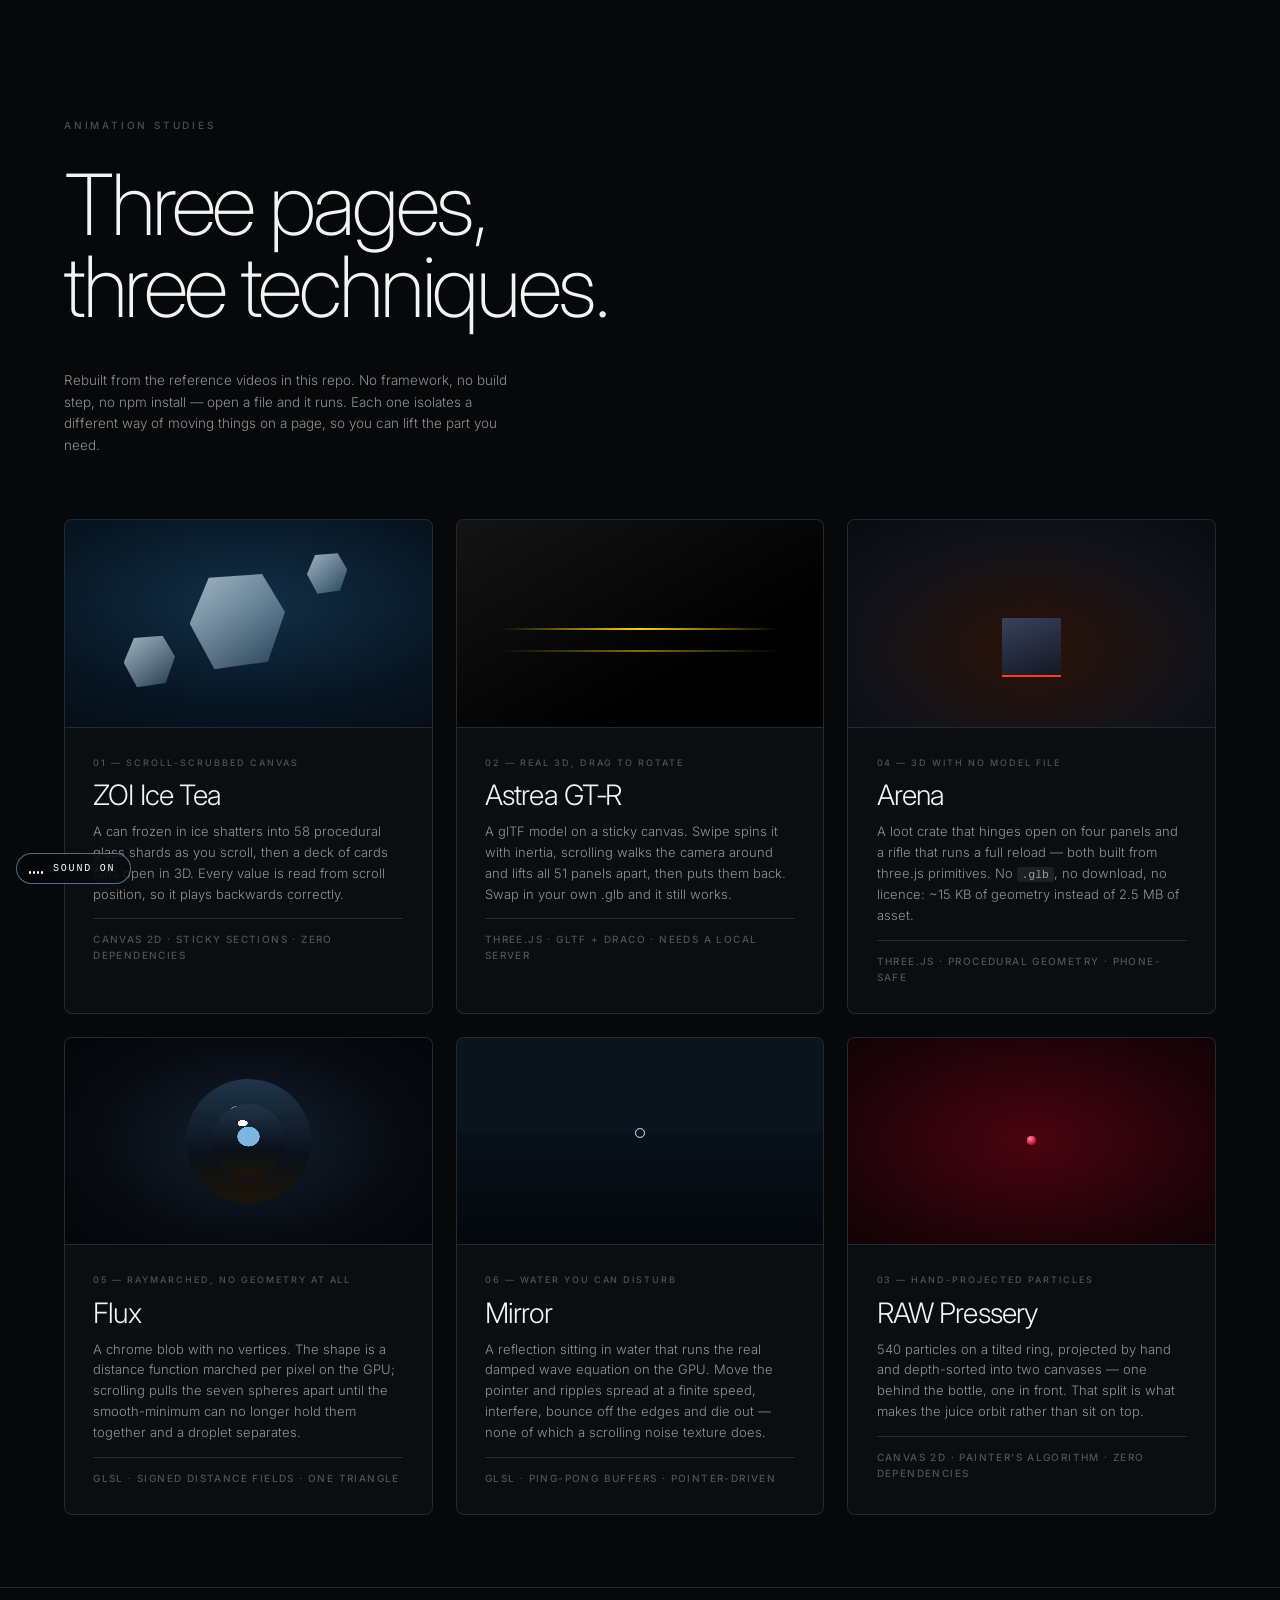
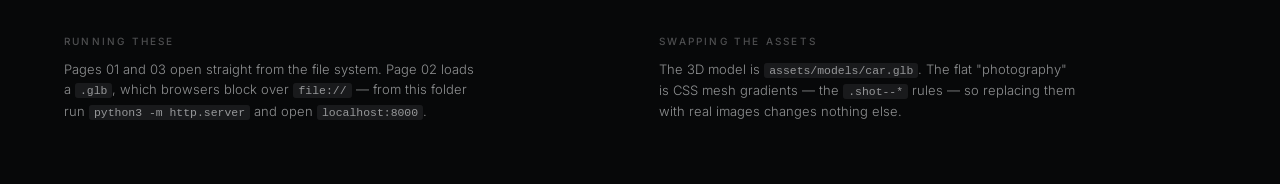
<file: index.html>
<!DOCTYPE html>
<html lang="en">
<head>
<meta charset="utf-8">
<meta name="viewport" content="width=device-width, initial-scale=1">
<title>Animation studies — three scroll-driven pages</title>
<meta name="description" content="Three dependency-free web animation studies rebuilt from reference videos: scroll-scrubbed canvas, a drag-to-rotate 3D model, and a hand-projected particle orbit.">
<link rel="preconnect" href="https://fonts.googleapis.com">
<link rel="preconnect" href="https://fonts.gstatic.com" crossorigin>
<link href="https://fonts.googleapis.com/css2?family=Inter:wght@200;300;400;500;600&display=swap" rel="stylesheet">
<link rel="stylesheet" href="assets/css/hub.css">
</head>
<body>

<header class="head">
  <p class="eyebrow">Animation studies</p>
  <h1>Three pages,<br>three techniques.</h1>
  <p class="intro">Rebuilt from the reference videos in this repo. No framework, no build step, no npm install — open a file and it runs. Each one isolates a different way of moving things on a page, so you can lift the part you need.</p>
</header>

<main class="deck">

  <a class="card card--ice" href="ice-tea.html">
    <span class="card__art card__art--ice" aria-hidden="true">
      <i></i><i></i><i></i>
    </span>
    <div class="card__body">
      <p class="card__kicker">01 — Scroll-scrubbed canvas</p>
      <h2>ZOI Ice Tea</h2>
      <p class="card__note">A can frozen in ice shatters into 58 procedural glass shards as you scroll, then a deck of cards fans open in 3D. Every value is read from scroll position, so it plays backwards correctly.</p>
      <p class="card__tech">Canvas 2D · sticky sections · zero dependencies</p>
    </div>
  </a>

  <a class="card card--car" href="pagani.html">
    <span class="card__art card__art--car" aria-hidden="true">
      <i></i><i></i>
    </span>
    <div class="card__body">
      <p class="card__kicker">02 — Real 3D, drag to rotate</p>
      <h2>Astrea GT&#8209;R</h2>
      <p class="card__note">A glTF model on a sticky canvas. Swipe spins it with inertia, scrolling walks the camera around and lifts all 51 panels apart, then puts them back. Swap in your own .glb and it still works.</p>
      <p class="card__tech">three.js · glTF + Draco · needs a local server</p>
    </div>
  </a>

  <a class="card card--arena" href="arena.html">
    <span class="card__art card__art--arena" aria-hidden="true">
      <i></i><i></i><i></i><i></i>
    </span>
    <div class="card__body">
      <p class="card__kicker">04 — 3D with no model file</p>
      <h2>Arena</h2>
      <p class="card__note">A loot crate that hinges open on four panels and a rifle that runs a full reload — both built from three.js primitives. No <code>.glb</code>, no download, no licence: ~15 KB of geometry instead of 2.5 MB of asset.</p>
      <p class="card__tech">three.js · procedural geometry · phone-safe</p>
    </div>
  </a>

  <a class="card card--flux" href="flux.html">
    <span class="card__art card__art--flux" aria-hidden="true">
      <i></i><i></i>
    </span>
    <div class="card__body">
      <p class="card__kicker">05 — Raymarched, no geometry at all</p>
      <h2>Flux</h2>
      <p class="card__note">A chrome blob with no vertices. The shape is a distance function marched per pixel on the GPU; scrolling pulls the seven spheres apart until the smooth-minimum can no longer hold them together and a droplet separates.</p>
      <p class="card__tech">GLSL · signed distance fields · one triangle</p>
    </div>
  </a>

  <a class="card card--mirror" href="mirror.html">
    <span class="card__art card__art--mirror" aria-hidden="true">
      <i></i><i></i><i></i>
    </span>
    <div class="card__body">
      <p class="card__kicker">06 — Water you can disturb</p>
      <h2>Mirror</h2>
      <p class="card__note">A reflection sitting in water that runs the real damped wave equation on the GPU. Move the pointer and ripples spread at a finite speed, interfere, bounce off the edges and die out — none of which a scrolling noise texture does.</p>
      <p class="card__tech">GLSL · ping-pong buffers · pointer-driven</p>
    </div>
  </a>

  <a class="card card--juice" href="juice.html">
    <span class="card__art card__art--juice" aria-hidden="true">
      <i></i><i></i><i></i><i></i>
    </span>
    <div class="card__body">
      <p class="card__kicker">03 — Hand-projected particles</p>
      <h2>RAW Pressery</h2>
      <p class="card__note">540 particles on a tilted ring, projected by hand and depth-sorted into two canvases — one behind the bottle, one in front. That split is what makes the juice orbit rather than sit on top.</p>
      <p class="card__tech">Canvas 2D · painter's algorithm · zero dependencies</p>
    </div>
  </a>

</main>

<footer class="foot">
  <div>
    <h3>Running these</h3>
    <p>Pages 01 and 03 open straight from the file system. Page 02 loads a <code>.glb</code>, which browsers block over <code>file://</code> — from this folder run <code>python3 -m http.server</code> and open <code>localhost:8000</code>.</p>
  </div>
  <div>
    <h3>Swapping the assets</h3>
    <p>The 3D model is <code>assets/models/car.glb</code>. The flat "photography" is CSS mesh gradients — the <code>.shot--*</code> rules — so replacing them with real images changes nothing else.</p>
  </div>
</footer>

<script src="assets/js/ambient.js"></script>
</body>
</html>
</file>
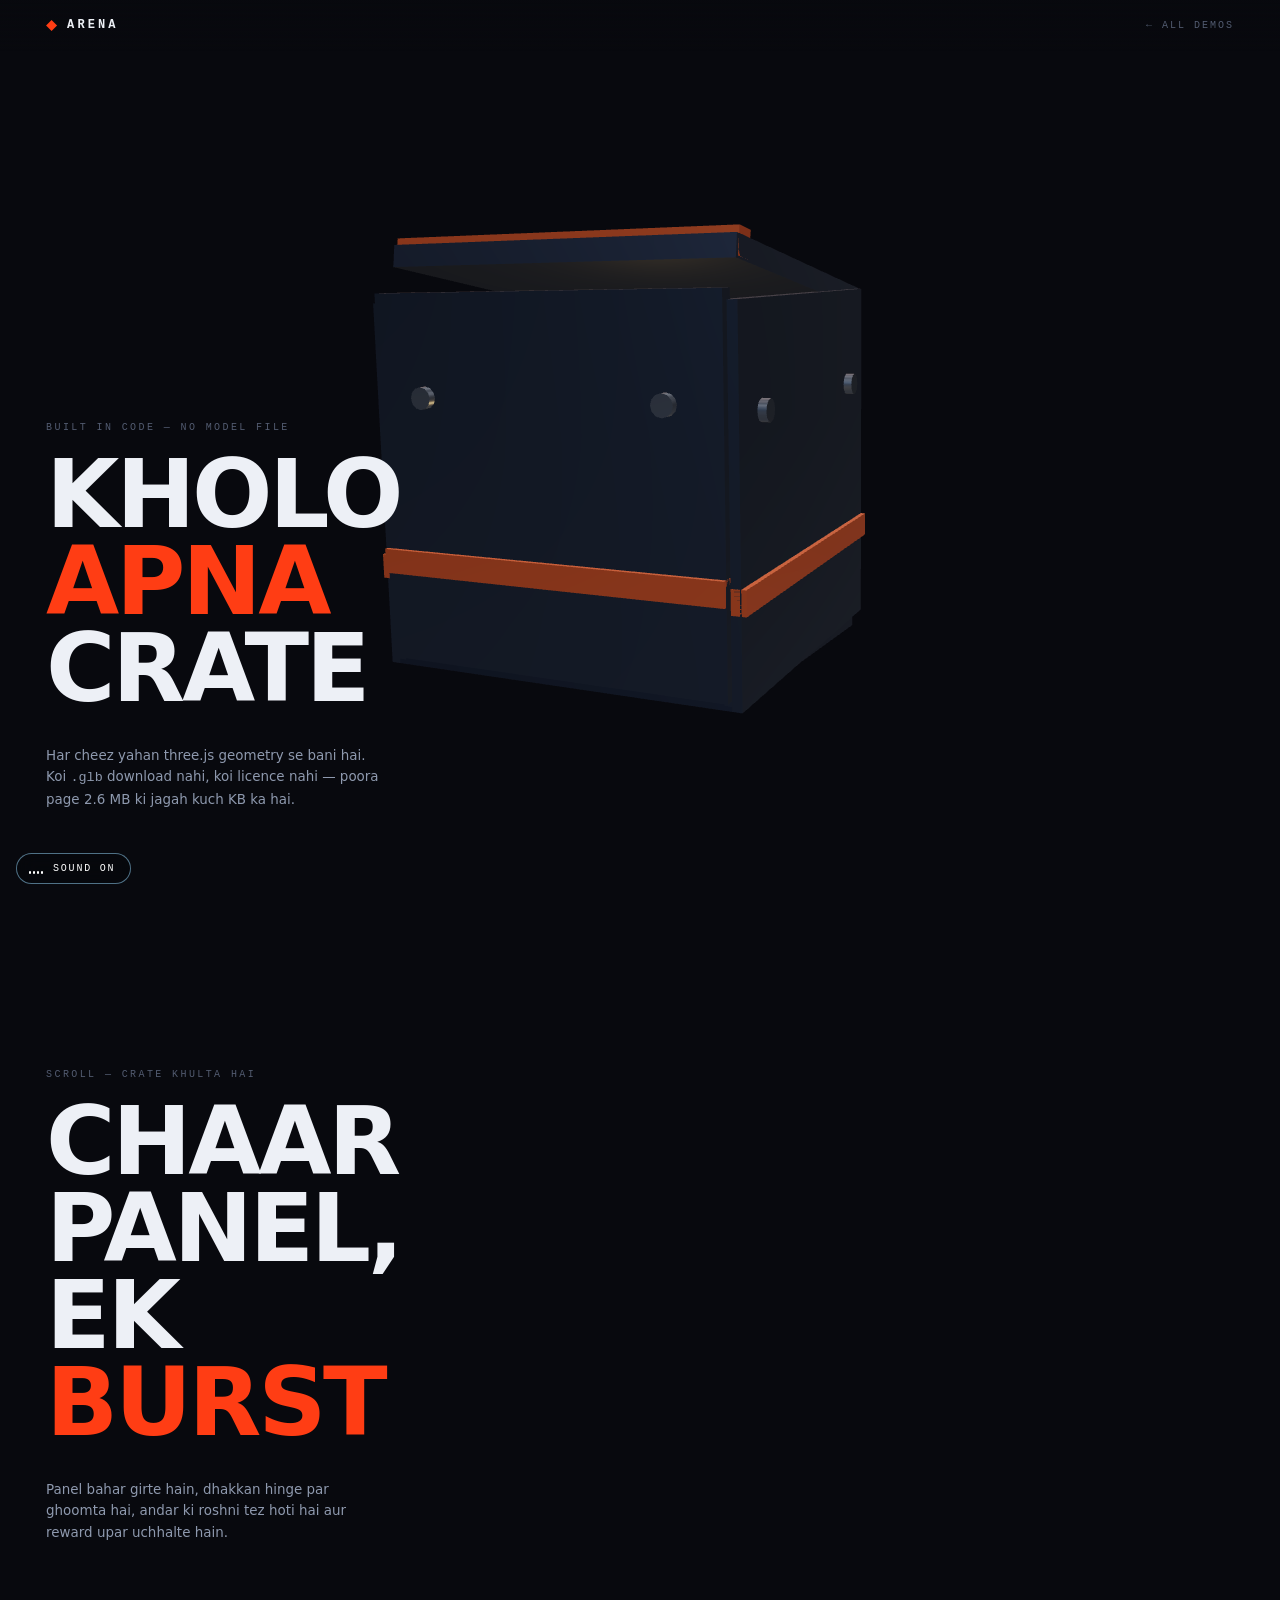
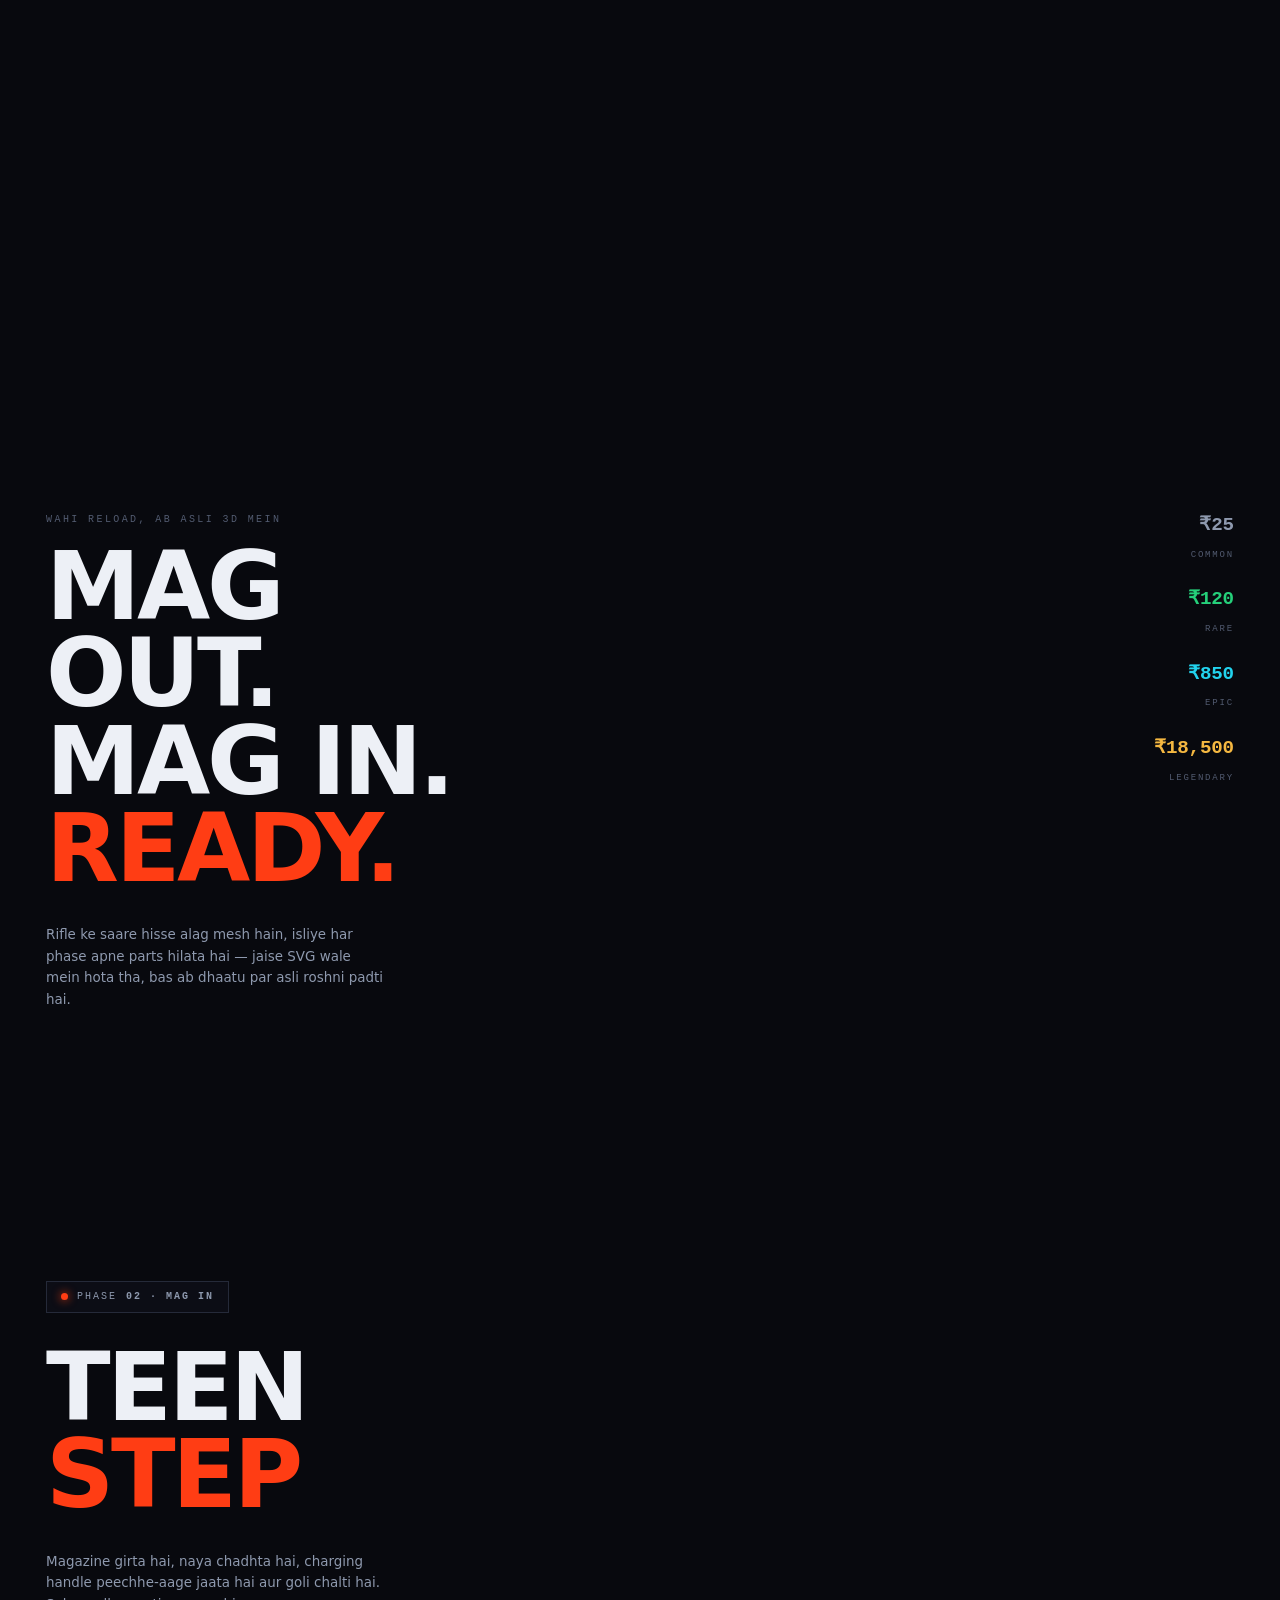
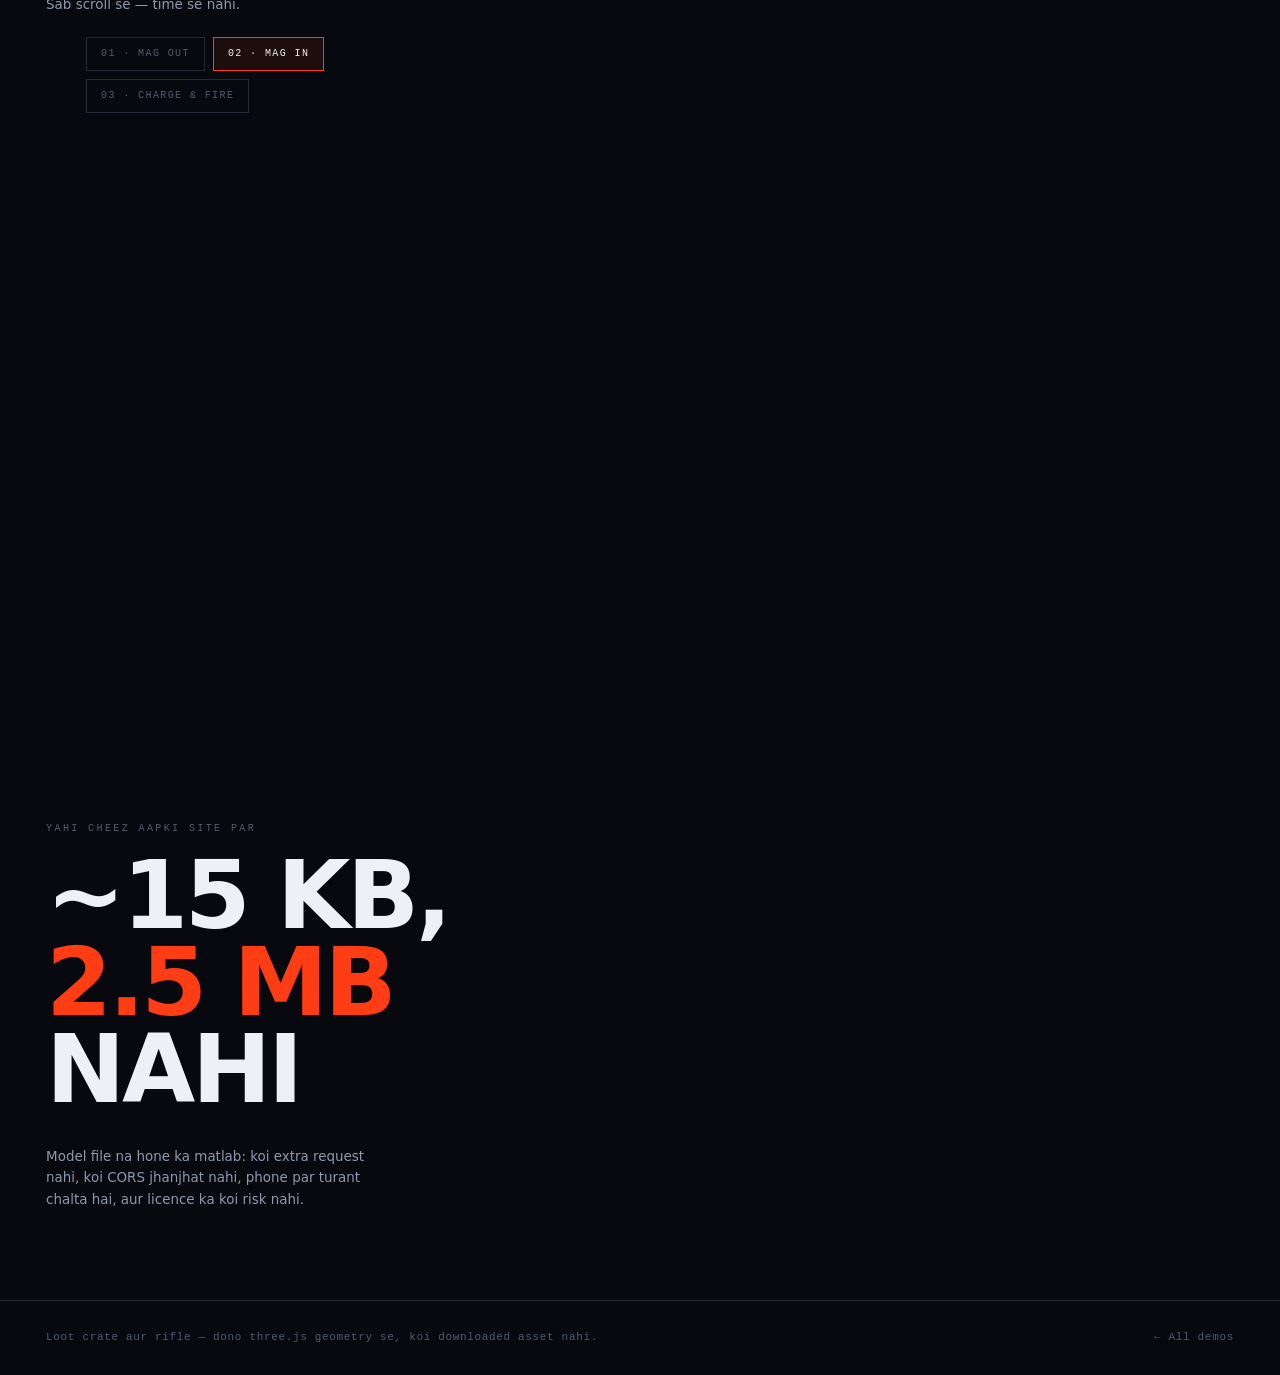
<file: arena.html>
<!DOCTYPE html>
<html lang="en">
<head>
<meta charset="utf-8">
<meta name="viewport" content="width=device-width, initial-scale=1">
<title>Arena — loot crate &amp; rifle, built in code</title>
<meta name="description" content="A loot crate that opens and a rifle that reloads, both modelled procedurally in three.js — no downloaded model, no licence, a fraction of the weight.">
<link rel="stylesheet" href="assets/css/arena.css">
</head>
<body>

<header class="bar">
  <a class="brand" href="index.html"><i></i> ARENA</a>
  <a class="back" href="index.html">← All demos</a>
</header>

<div class="stage">
  <canvas id="gl"></canvas>
  <p class="hint" data-hint>Drag to rotate</p>
</div>

<main class="story">

  <section class="beat" id="b0">
    <div class="copy" data-copy>
      <p class="tag">Built in code — no model file</p>
      <h1 class="head">Kholo<br><em>apna</em> crate</h1>
      <p class="sub">Har cheez yahan three.js geometry se bani hai. Koi <code>.glb</code> download nahi, koi licence nahi — poora page 2.6 MB ki jagah kuch KB ka hai.</p>
    </div>
  </section>

  <section class="beat beat--mid" id="b1">
    <div class="copy" data-copy>
      <p class="tag">Scroll — crate khulta hai</p>
      <h2 class="head">Chaar panel,<br>ek <em>burst</em></h2>
      <p class="sub">Panel bahar girte hain, dhakkan hinge par ghoomta hai, andar ki roshni tez hoti hai aur reward upar uchhalte hain.</p>
    </div>
    <div class="loot" data-loot>
      <div><b class="r1">₹25</b><span>Common</span></div>
      <div><b class="r2">₹120</b><span>Rare</span></div>
      <div><b class="r3">₹850</b><span>Epic</span></div>
      <div><b class="r4">₹18,500</b><span>Legendary</span></div>
    </div>
  </section>

  <section class="beat" id="b2">
    <div class="copy" data-copy>
      <p class="tag">Wahi reload, ab asli 3D mein</p>
      <h2 class="head">Mag out.<br>Mag in. <em>Ready.</em></h2>
      <p class="sub">Rifle ke saare hisse alag mesh hain, isliye har phase apne parts hilata hai — jaise SVG wale mein hota tha, bas ab dhaatu par asli roshni padti hai.</p>
    </div>
  </section>

  <section class="beat beat--mid" id="b3">
    <div class="copy" data-copy>
      <p class="phase"><i></i> Phase <b data-phase>01 · MAG OUT</b></p>
      <h2 class="head">Teen <em>step</em></h2>
      <p class="sub">Magazine girta hai, naya chadhta hai, charging handle peechhe-aage jaata hai aur goli chalti hai. Sab scroll se — time se nahi.</p>
      <ol class="steps" data-steps>
        <li>01 · Mag out</li>
        <li>02 · Mag in</li>
        <li>03 · Charge &amp; fire</li>
      </ol>
    </div>
  </section>

  <section class="beat" id="b4">
    <div class="copy" data-copy>
      <p class="tag">Yahi cheez aapki site par</p>
      <h2 class="head">~15 KB,<br><em>2.5 MB</em> nahi</h2>
      <p class="sub">Model file na hone ka matlab: koi extra request nahi, koi CORS jhanjhat nahi, phone par turant chalta hai, aur licence ka koi risk nahi.</p>
    </div>
  </section>

</main>

<footer class="foot">
  <p>Loot crate aur rifle — dono three.js geometry se, koi downloaded asset nahi.</p>
  <p><a href="index.html">← All demos</a></p>
</footer>

<script src="assets/vendor/three.min.js"></script>
<script src="assets/vendor/RoomEnvironment.js"></script>
<script src="assets/js/arena.js"></script>
<script src="assets/js/ambient.js"></script>
</body>
</html>
</file>
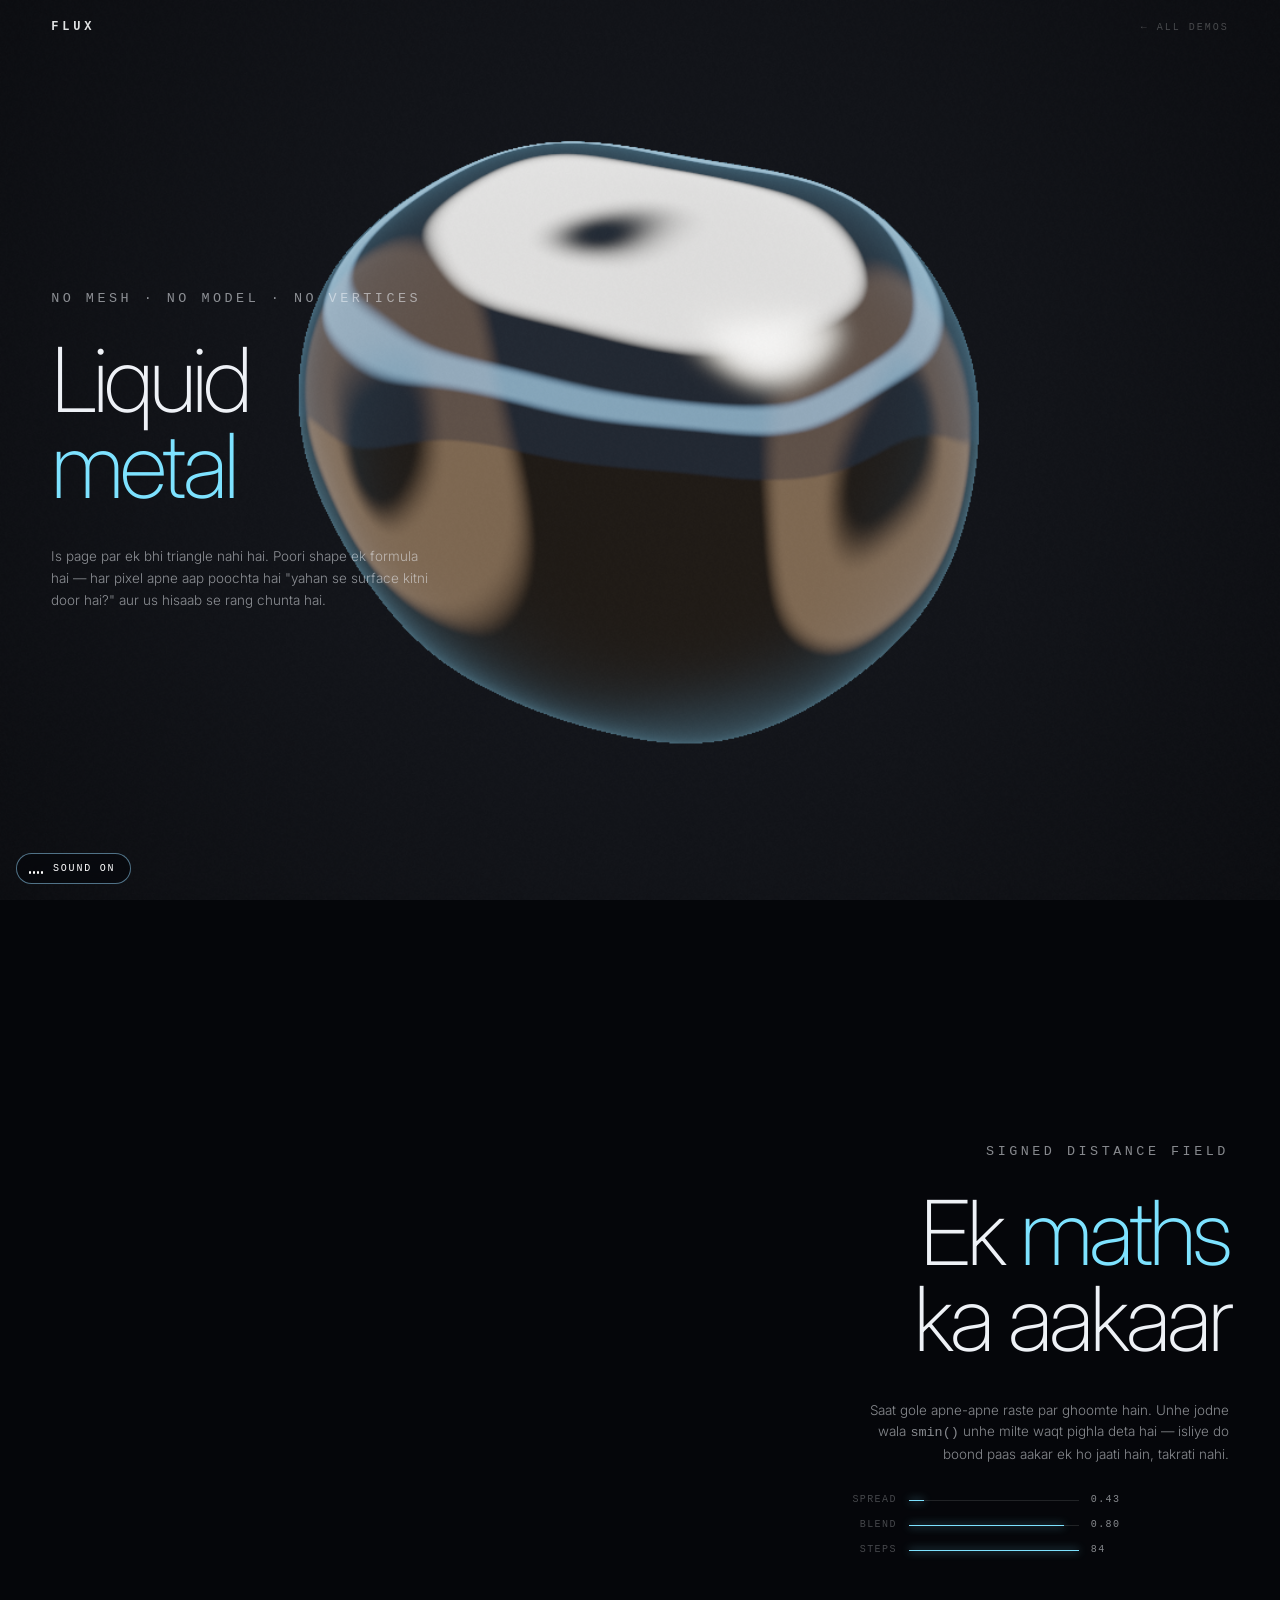
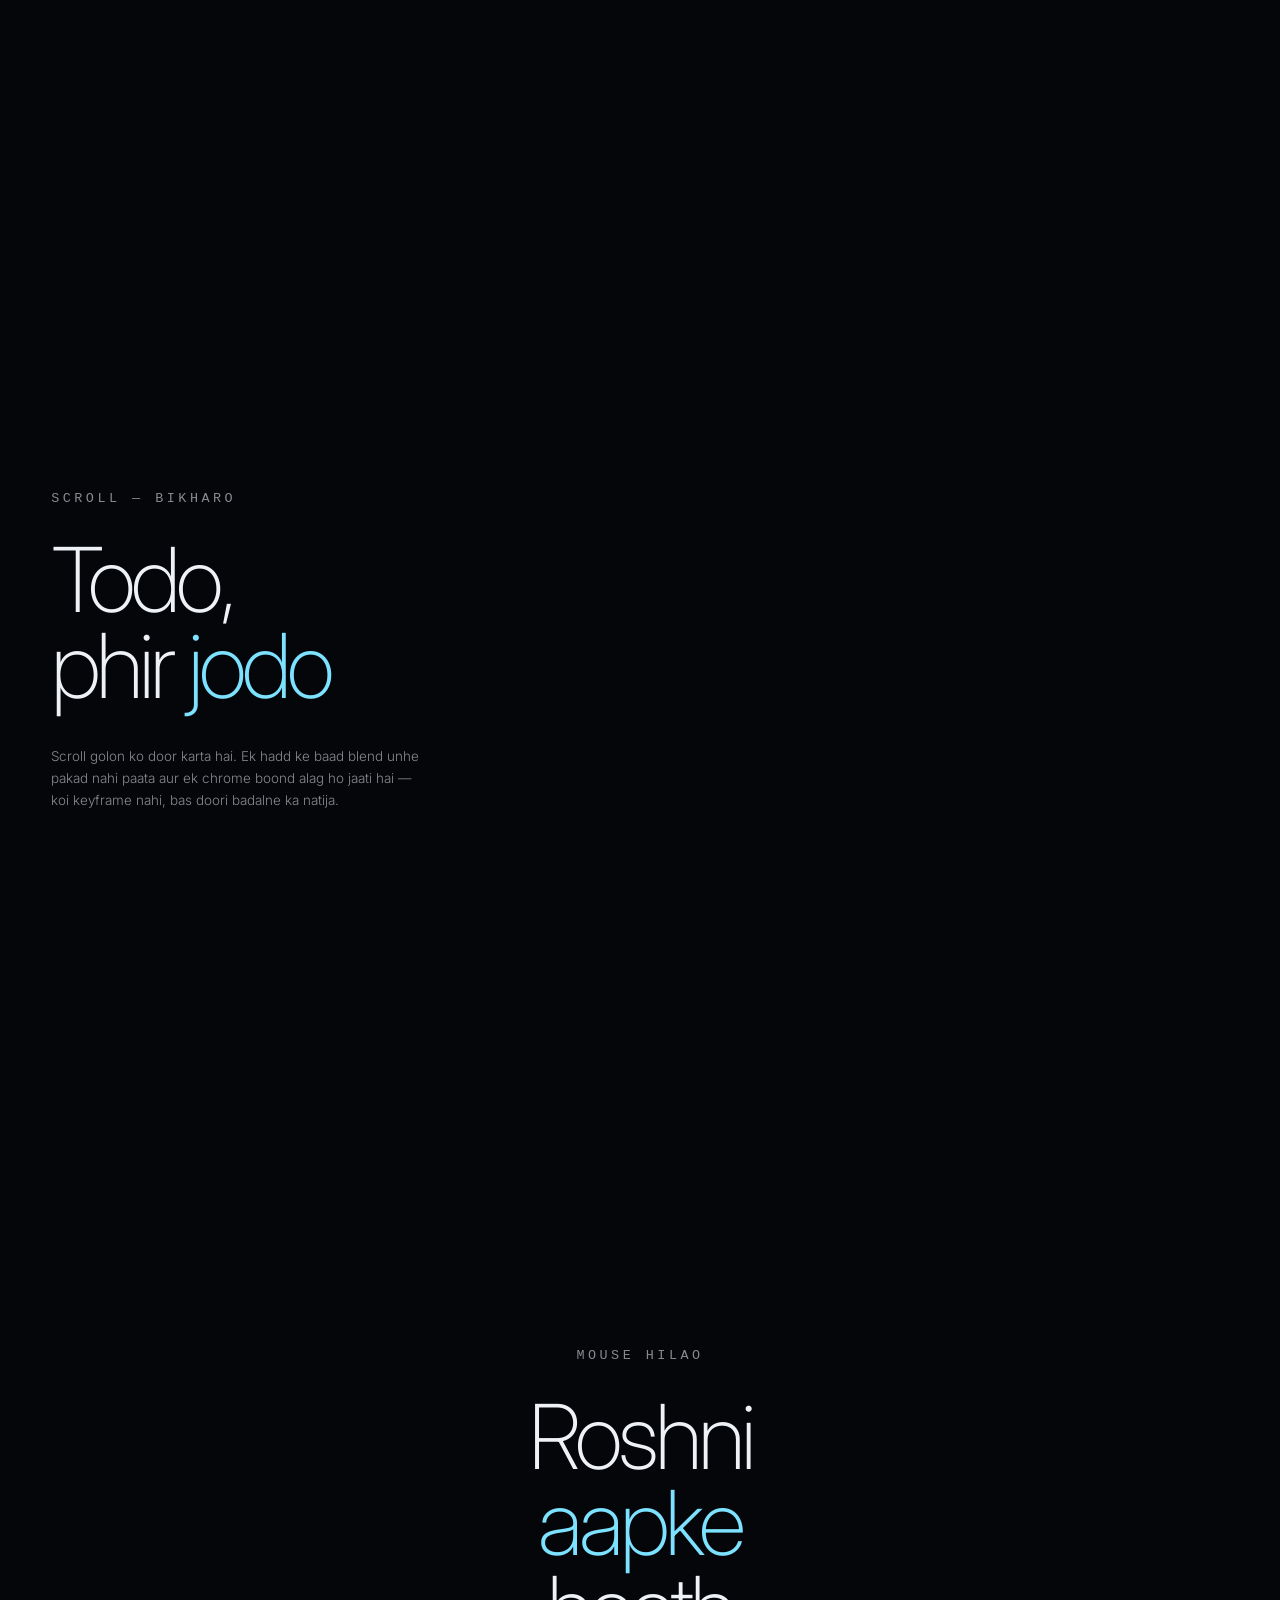
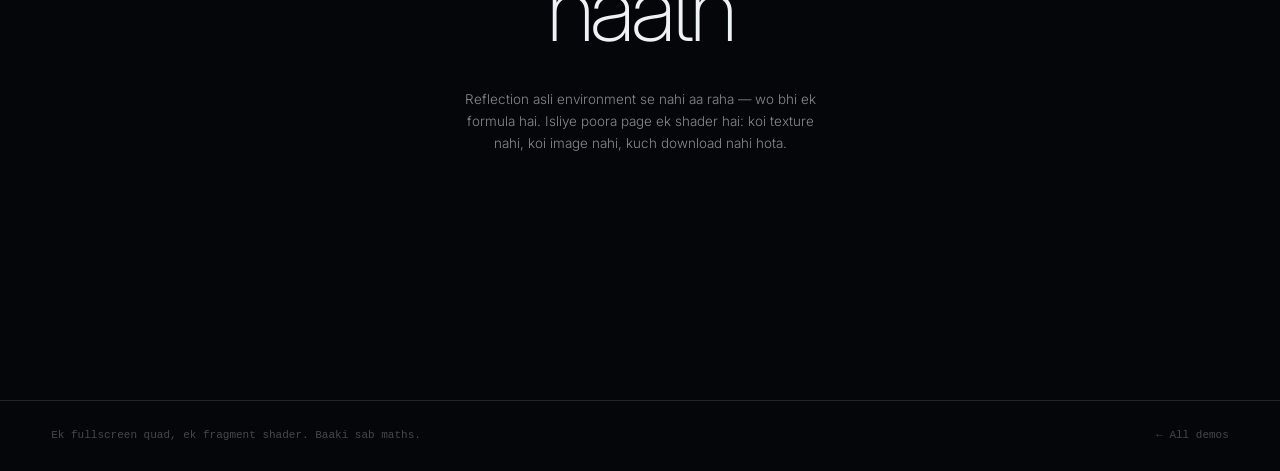
<file: flux.html>
<!DOCTYPE html>
<html lang="en">
<head>
<meta charset="utf-8">
<meta name="viewport" content="width=device-width, initial-scale=1">
<title>Flux — raymarched liquid metal</title>
<meta name="description" content="A chrome blob with no geometry at all: the whole shape is a distance function marched on the GPU, split and merged by scroll.">
<link rel="preconnect" href="https://fonts.googleapis.com">
<link rel="preconnect" href="https://fonts.gstatic.com" crossorigin>
<link href="https://fonts.googleapis.com/css2?family=Inter:wght@200;300;500&display=swap" rel="stylesheet">
<link rel="stylesheet" href="assets/css/flux.css">
</head>
<body>

<header class="bar">
  <b>FLUX</b>
  <a href="index.html">← All demos</a>
</header>

<div class="stage"><canvas id="gl"></canvas></div>
<div class="veil" data-veil aria-hidden="true"></div>

<main class="story">

  <section class="beat beat--l">
    <div class="copy" data-copy>
      <p class="tag">No mesh · no model · no vertices</p>
      <h1>Liquid<br><em>metal</em></h1>
      <p>Is page par ek bhi triangle nahi hai. Poori shape ek formula hai — har pixel apne aap poochta hai "yahan se surface kitni door hai?" aur us hisaab se rang chunta hai.</p>
    </div>
  </section>

  <section class="beat beat--r">
    <div class="copy" data-copy>
      <p class="tag">Signed distance field</p>
      <h2>Ek <em>maths</em> ka aakaar</h2>
      <p>Saat gole apne-apne raste par ghoomte hain. Unhe jodne wala <code>smin()</code> unhe milte waqt pighla deta hai — isliye do boond paas aakar ek ho jaati hain, takrati nahi.</p>
      <div class="meter">
        <div><span>Spread</span><i data-m="spread"></i><b data-v="spread">0.00</b></div>
        <div><span>Blend</span><i data-m="blend"></i><b data-v="blend">0.00</b></div>
        <div><span>Steps</span><i data-m="steps"></i><b data-v="steps">0</b></div>
      </div>
    </div>
  </section>

  <section class="beat beat--l">
    <div class="copy" data-copy>
      <p class="tag">Scroll — bikharo</p>
      <h2>Todo,<br>phir <em>jodo</em></h2>
      <p>Scroll golon ko door karta hai. Ek hadd ke baad blend unhe pakad nahi paata aur ek chrome boond alag ho jaati hai — koi keyframe nahi, bas doori badalne ka natija.</p>
    </div>
  </section>

  <section class="beat beat--c">
    <div class="copy" data-copy>
      <p class="tag">Mouse hilao</p>
      <h2>Roshni <em>aapke</em> haath</h2>
      <p>Reflection asli environment se nahi aa raha — wo bhi ek formula hai. Isliye poora page ek shader hai: koi texture nahi, koi image nahi, kuch download nahi hota.</p>
    </div>
  </section>

</main>

<footer class="foot">
  <p>Ek fullscreen quad, ek fragment shader. Baaki sab maths.</p>
  <p><a href="index.html">← All demos</a></p>
</footer>

<script src="assets/vendor/three.min.js"></script>
<script src="assets/js/flux.js"></script>
<script src="assets/js/ambient.js"></script>
</body>
</html>
</file>
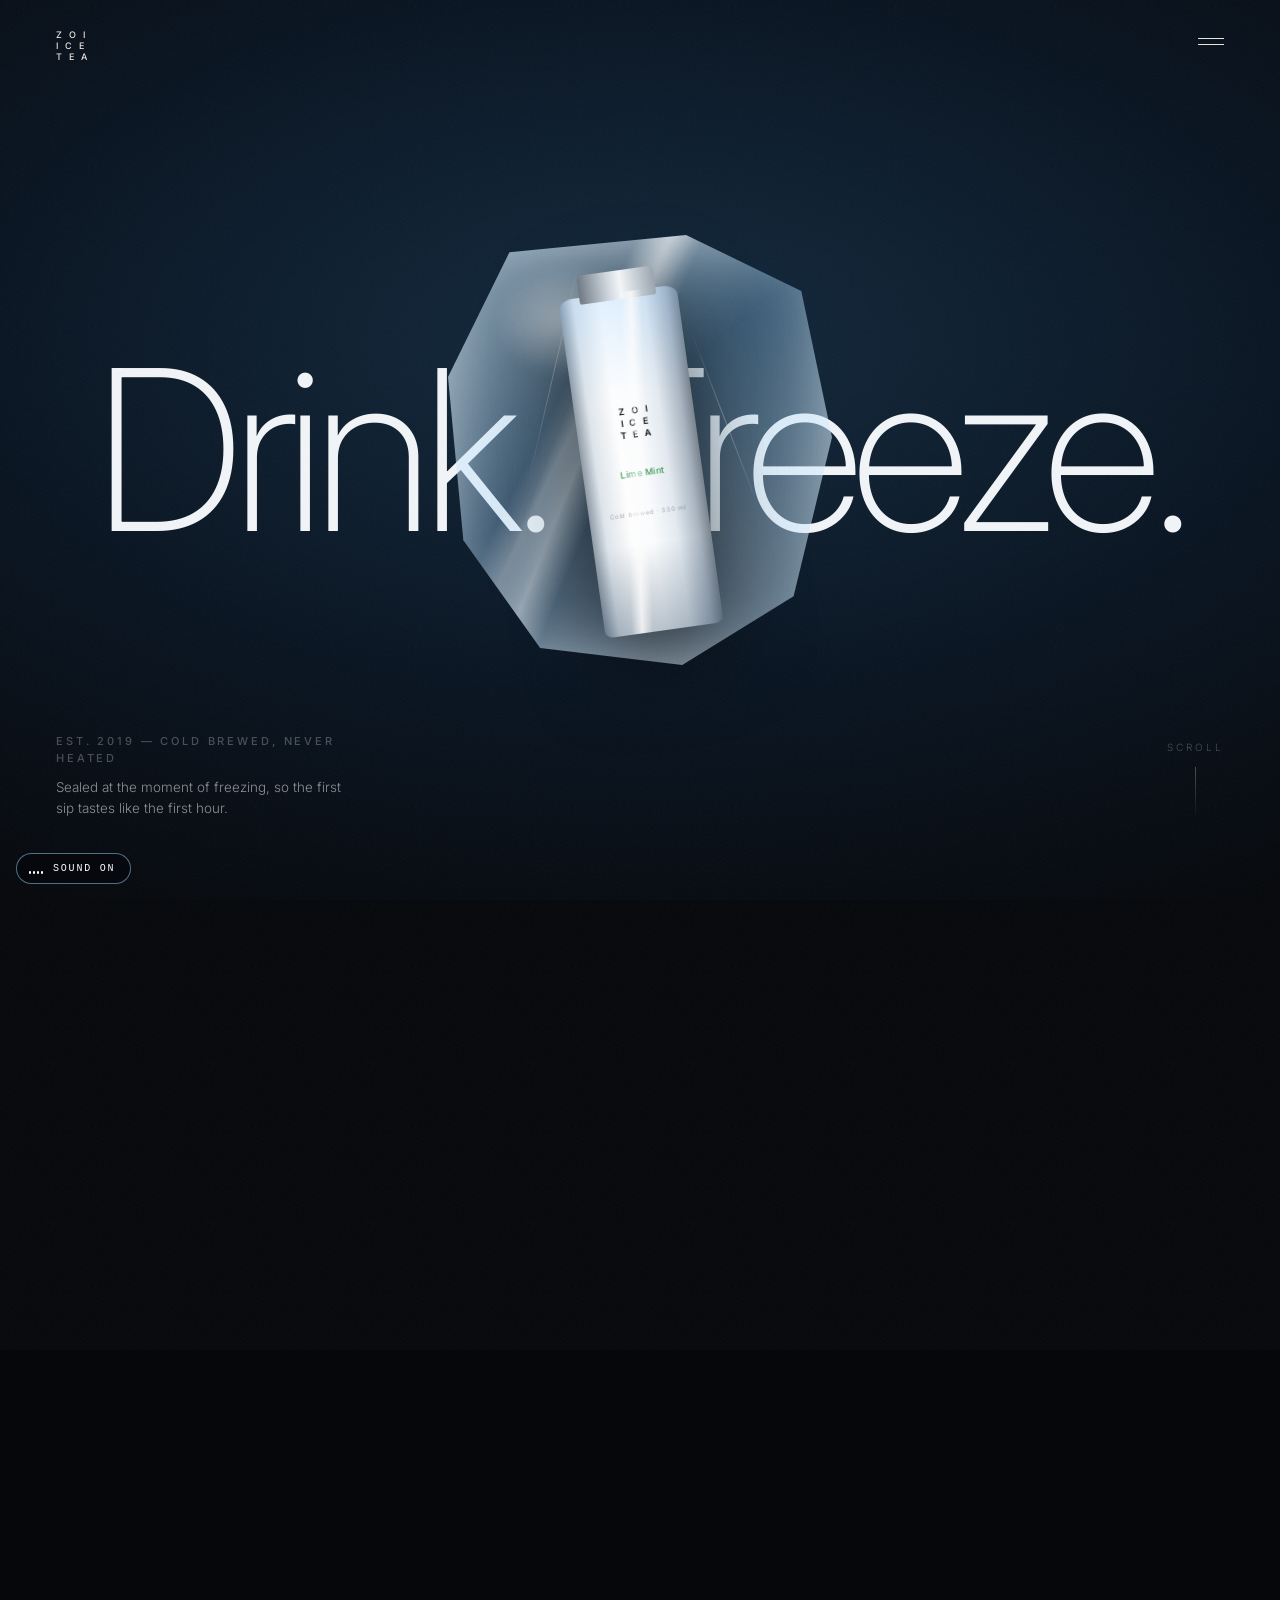
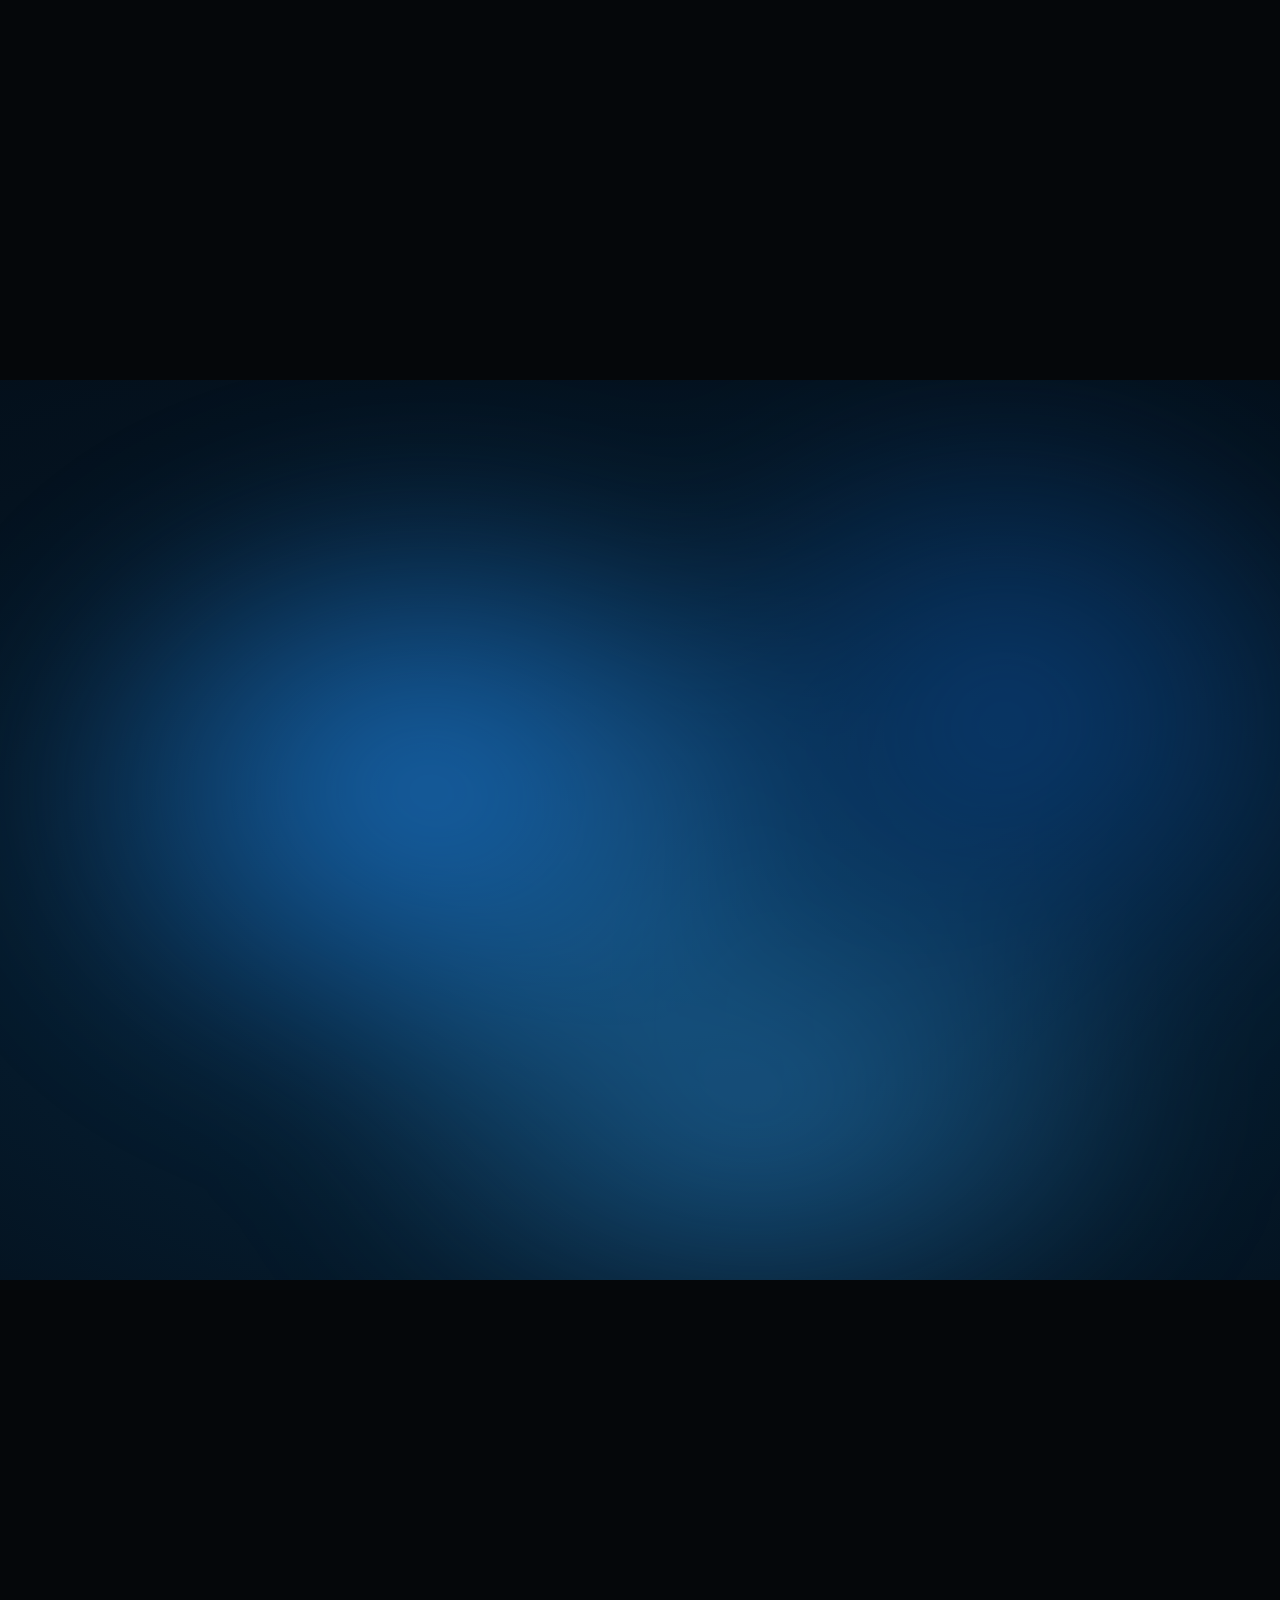
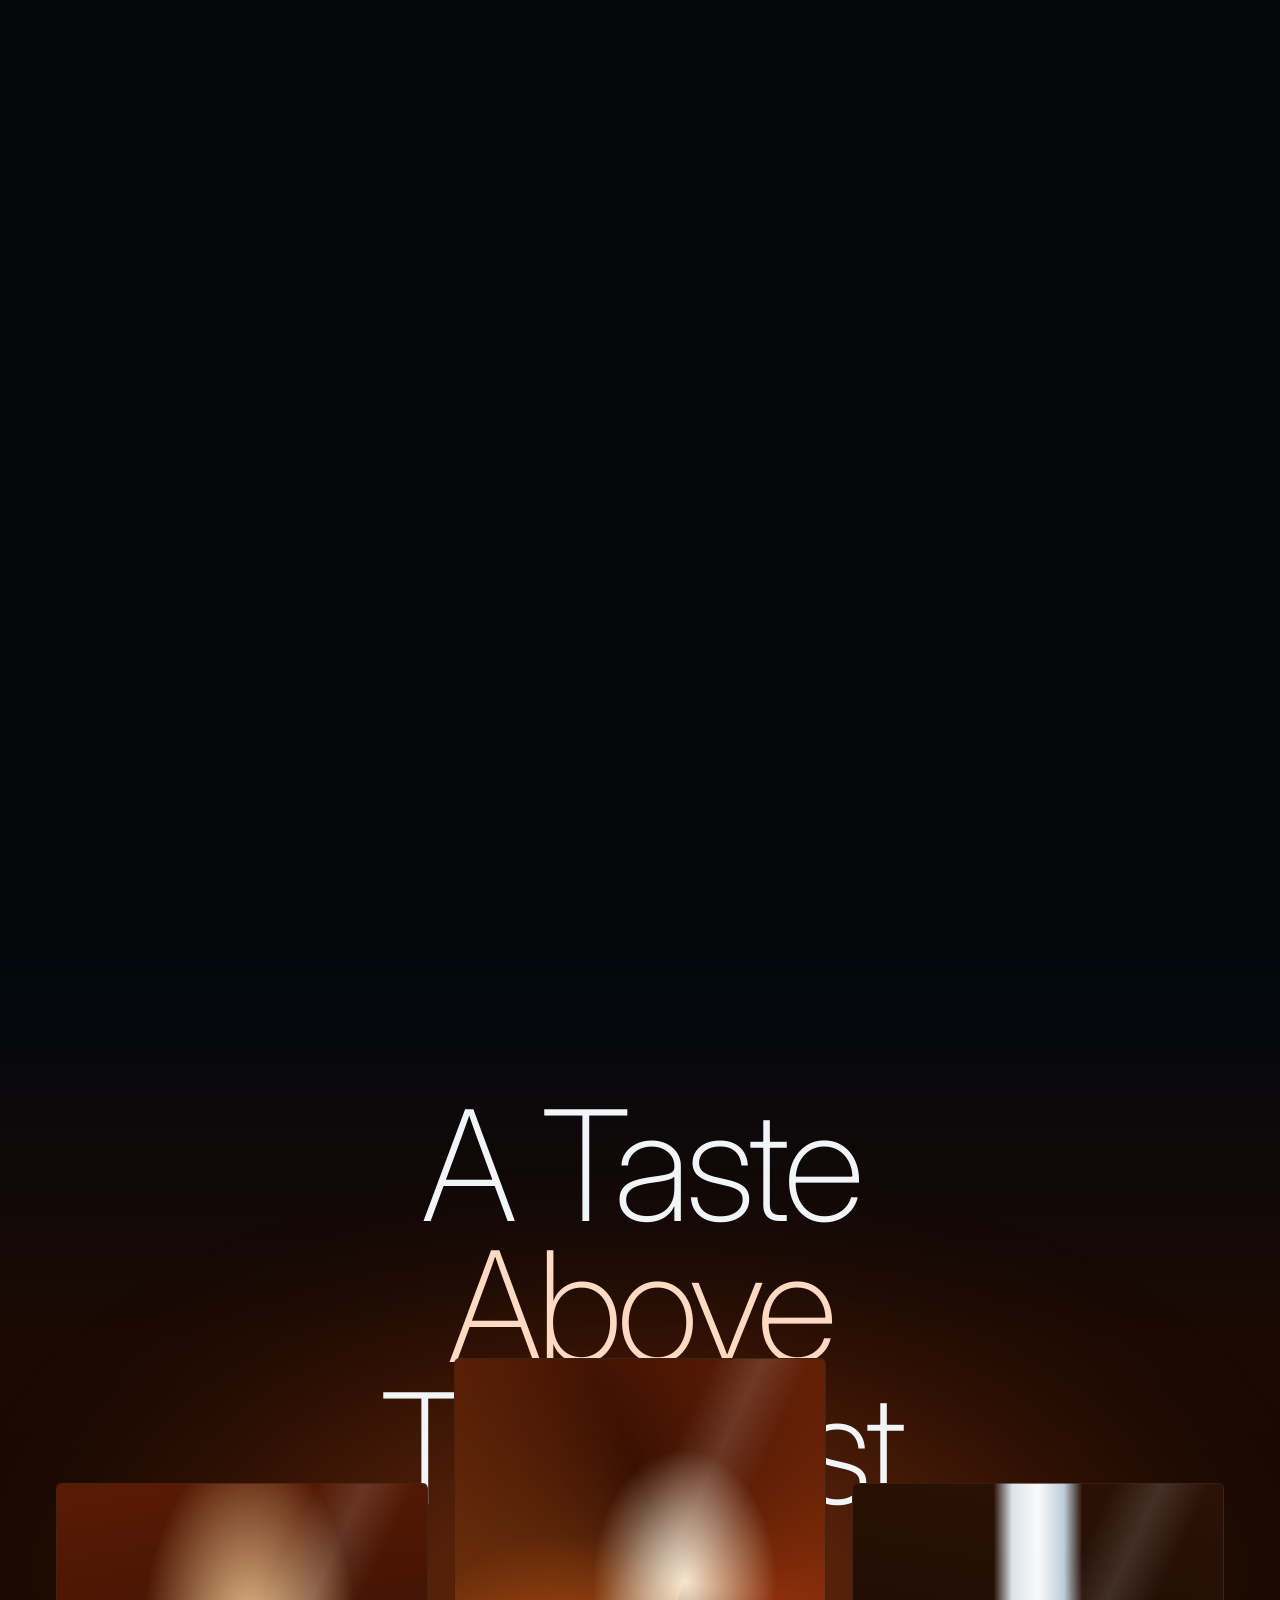
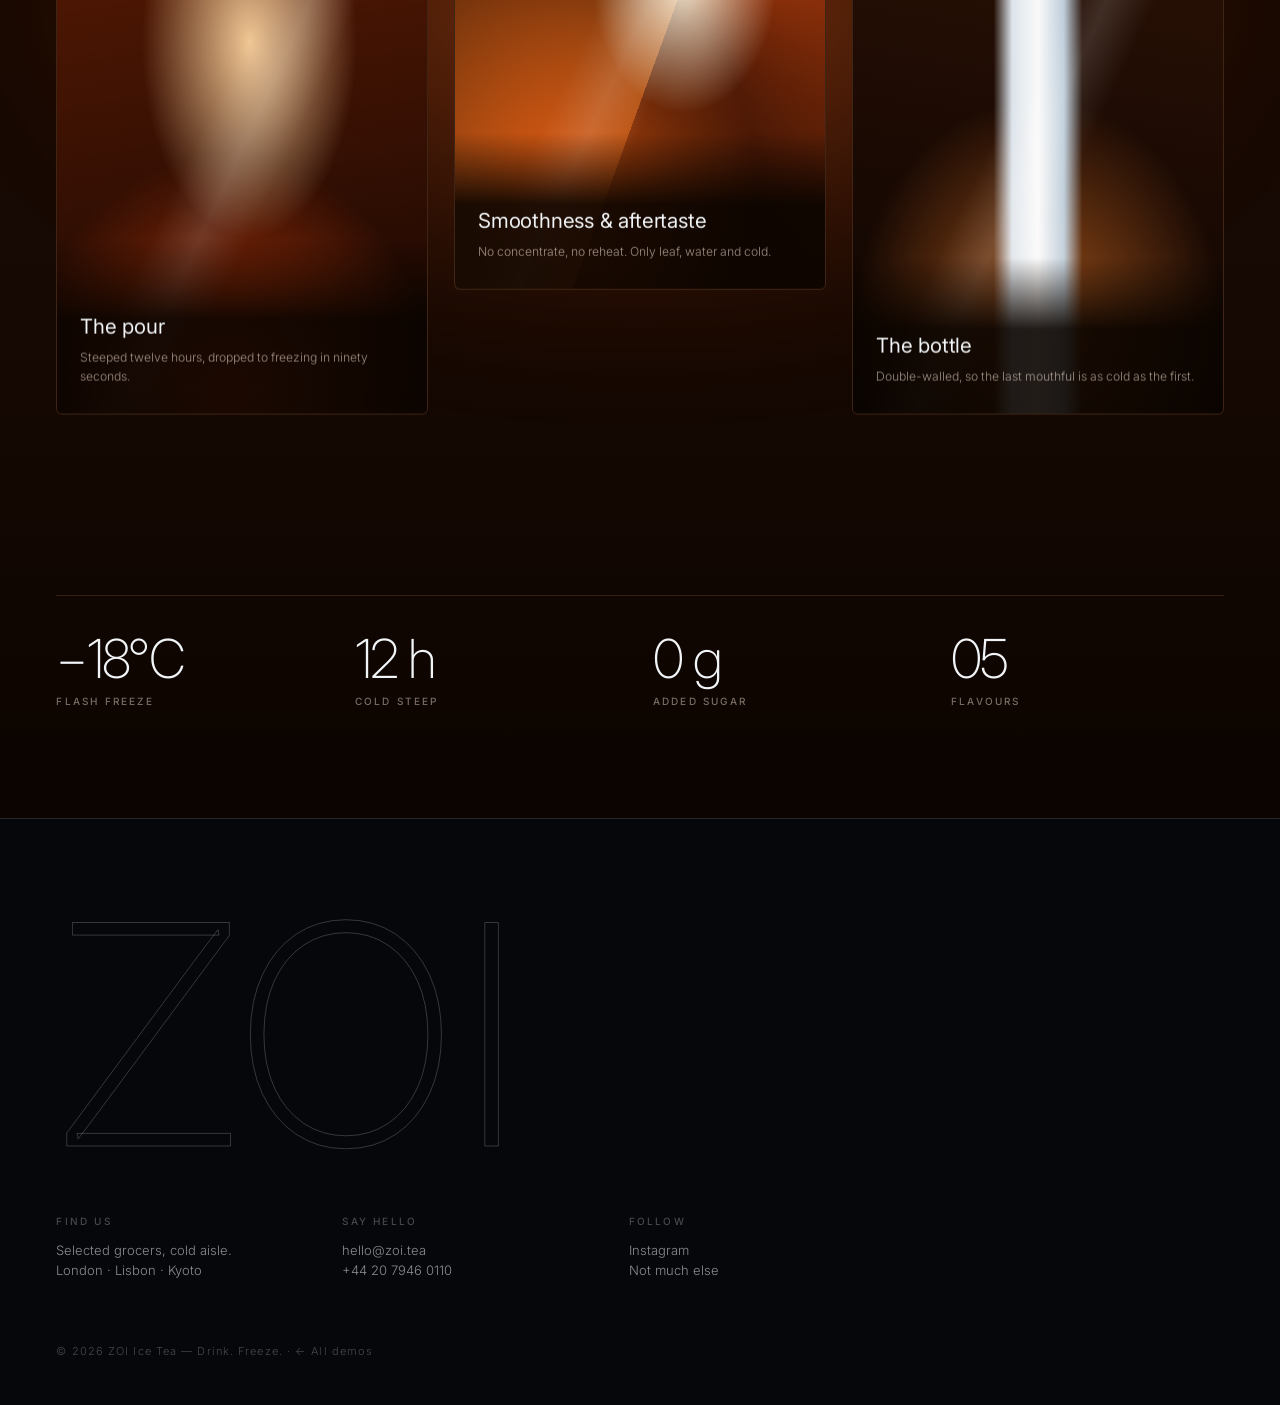
<file: ice-tea.html>
<!DOCTYPE html>
<html lang="en">
<head>
<meta charset="utf-8">
<meta name="viewport" content="width=device-width, initial-scale=1">
<title>ZOI ICE TEA — Drink. Freeze.</title>
<meta name="description" content="ZOI Ice Tea — brewed cold, frozen solid, poured perfect. Five exquisite flavours crafted from the finest natural leaves.">
<link rel="preconnect" href="https://fonts.googleapis.com">
<link rel="preconnect" href="https://fonts.gstatic.com" crossorigin>
<link href="https://fonts.googleapis.com/css2?family=Inter:wght@200;300;400;500;600&display=swap" rel="stylesheet">
<link rel="stylesheet" href="assets/css/style.css">
</head>
<body>

<div class="grain" aria-hidden="true"></div>

<header class="nav">
  <a href="#top" class="wordmark" aria-label="ZOI Ice Tea, home">
    <span>Z O I</span><span>I C E</span><span>T E A</span>
  </a>
  <button class="menu" type="button" aria-label="Open menu" aria-expanded="false">
    <span></span><span></span>
  </button>
</header>

<nav class="drawer" hidden>
  <ul>
    <li><a href="#hero">Drink. Freeze.</a></li>
    <li><a href="#deep">The Experience</a></li>
    <li><a href="#flavours">Unique Flavours</a></li>
    <li><a href="#above">A Taste Above</a></li>
    <li><a href="#end">Stockists</a></li>
  </ul>
  <p class="drawer__note">Brewed cold in small batches. Frozen at&nbsp;−18°C.</p>
</nav>

<main id="top">

  <!-- ─────────────  HERO : can frozen in ice, shatters on scroll  ───────────── -->
  <section class="hero" id="hero">
    <div class="hero__stage">
      <canvas class="shards" aria-hidden="true"></canvas>

      <h1 class="hero__title" data-hero="title">Drink.&nbsp;Freeze.</h1>

      <div class="ice" data-hero="ice">
        <div class="ice__block">
          <span class="ice__face"></span>
          <span class="ice__gloss"></span>
          <span class="ice__crack ice__crack--a"></span>
          <span class="ice__crack ice__crack--b"></span>
          <span class="ice__crack ice__crack--c"></span>
        </div>
        <div class="can">
          <div class="can__body">
            <div class="can__label">
              <span>Z O I</span><span>I C E</span><span>T E A</span>
            </div>
            <p class="can__flavour">Lime Mint</p>
            <p class="can__legal">Cold brewed · 330 ml</p>
          </div>
          <div class="can__cap"></div>
          <div class="can__shine"></div>
        </div>
      </div>

      <div class="hero__meta" data-hero="meta">
        <p class="eyebrow">Est. 2019 — Cold brewed, never heated</p>
        <p class="hero__sub">Sealed at the moment of freezing, so the first sip tastes like the first hour.</p>
      </div>

      <div class="cue" data-hero="cue"><span>Scroll</span><i></i></div>
      <div class="hero__wash" data-hero="wash" aria-hidden="true"></div>
    </div>
  </section>

  <!-- ─────────────  DEEP : aurora, fanning gallery, unique flavours  ───────────── -->
  <section class="deep" id="deep">
    <div class="deep__stage">
      <div class="aurora" aria-hidden="true">
        <span class="aurora__a"></span>
        <span class="aurora__b"></span>
        <span class="aurora__c"></span>
        <span class="aurora__spark"></span>
      </div>

      <p class="deep__word" data-deep="word">Experience</p>

      <div class="fan" data-deep="fan">
        <figure class="fan__card" style="--i:-2"><span class="shot shot--1"></span><figcaption>First pour</figcaption></figure>
        <figure class="fan__card" style="--i:-1"><span class="shot shot--2"></span><figcaption>Glacier run</figcaption></figure>
        <figure class="fan__card" style="--i:0"><span class="shot shot--3"></span><figcaption>The block</figcaption></figure>
        <figure class="fan__card" style="--i:1"><span class="shot shot--4"></span><figcaption>Leaf & frost</figcaption></figure>
        <figure class="fan__card" style="--i:2"><span class="shot shot--5"></span><figcaption>Last light</figcaption></figure>
      </div>

      <div class="flavours" id="flavours" data-deep="flavours">
        <svg class="teabag" viewBox="0 0 44 66" aria-hidden="true">
          <path d="M22 2v18" /><rect x="9" y="20" width="26" height="34" rx="3" /><path d="M22 27v20M15 34h14" />
        </svg>
        <h2>Unique Flavors</h2>
        <p>Explore our five exquisite tea flavours, each expertly crafted from the finest natural ingredients around the globe.</p>
        <ul class="flavours__list">
          <li><b>01</b> Lime&nbsp;Mint</li>
          <li><b>02</b> Peach&nbsp;Oolong</li>
          <li><b>03</b> Yuzu&nbsp;White</li>
          <li><b>04</b> Blood&nbsp;Orange</li>
          <li><b>05</b> Jasmine&nbsp;Pearl</li>
        </ul>
      </div>
    </div>
  </section>

  <!-- ─────────────  ABOVE : warm section, three portrait cards  ───────────── -->
  <section class="above" id="above">
    <div class="above__glow" aria-hidden="true"></div>

    <h2 class="above__title" data-reveal>
      <span>A Taste</span><span>Above</span><span>The Rest</span>
    </h2>

    <div class="above__cards">
      <article class="tall" data-parallax="0.10" data-reveal>
        <span class="shot shot--pour"></span>
        <div class="tall__text"><h3>The pour</h3><p>Steeped twelve hours, dropped to freezing in ninety seconds.</p></div>
      </article>
      <article class="tall" data-parallax="0.22" data-reveal>
        <span class="shot shot--burst"></span>
        <div class="tall__text"><h3>Smoothness &amp; aftertaste</h3><p>No concentrate, no reheat. Only leaf, water and cold.</p></div>
      </article>
      <article class="tall" data-parallax="0.10" data-reveal>
        <span class="shot shot--bottle"></span>
        <div class="tall__text"><h3>The bottle</h3><p>Double-walled, so the last mouthful is as cold as the first.</p></div>
      </article>
    </div>

    <dl class="stats" data-reveal>
      <div><dt>−18°C</dt><dd>Flash freeze</dd></div>
      <div><dt>12 h</dt><dd>Cold steep</dd></div>
      <div><dt>0 g</dt><dd>Added sugar</dd></div>
      <div><dt>05</dt><dd>Flavours</dd></div>
    </dl>
  </section>

  <!-- ─────────────  END  ───────────── -->
  <footer class="end" id="end">
    <p class="end__mark">ZOI</p>
    <div class="end__cols">
      <div><h4>Find us</h4><p>Selected grocers, cold aisle.<br>London · Lisbon · Kyoto</p></div>
      <div><h4>Say hello</h4><p>hello@zoi.tea<br>+44 20 7946 0110</p></div>
      <div><h4>Follow</h4><p>Instagram<br>Not much else</p></div>
    </div>
    <p class="end__fine">© <span data-year></span> ZOI Ice Tea — Drink. Freeze. · <a href="index.html">← All demos</a></p>
  </footer>

</main>

<script src="assets/js/main.js"></script>
<script src="assets/js/ambient.js"></script>
</body>
</html>
</file>
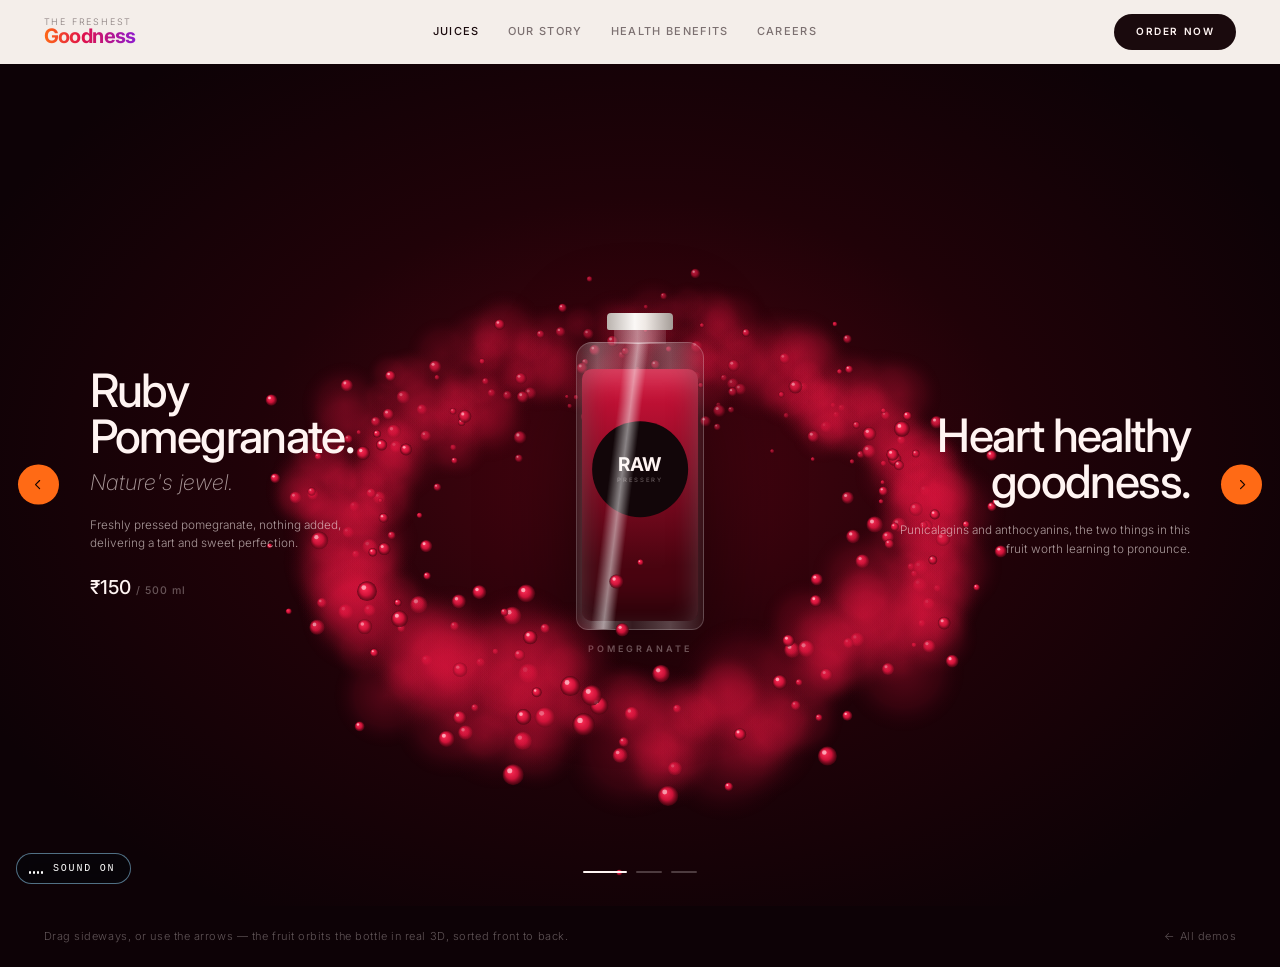
<file: juice.html>
<!DOCTYPE html>
<html lang="en">
<head>
<meta charset="utf-8">
<meta name="viewport" content="width=device-width, initial-scale=1">
<title>RAW — Ruby Pomegranate</title>
<meta name="description" content="Cold-pressed juice, with the fruit orbiting the bottle in 3D. Arrow through three flavours.">
<link rel="preconnect" href="https://fonts.googleapis.com">
<link rel="preconnect" href="https://fonts.gstatic.com" crossorigin>
<link href="https://fonts.googleapis.com/css2?family=Inter:wght@200;300;400;500;600;700&display=swap" rel="stylesheet">
<link rel="stylesheet" href="assets/css/juice.css">
</head>
<body>

<header class="top">
  <a class="logo" href="index.html">
    <span class="logo__pre">The freshest</span>
    <span class="logo__word">Goodness</span>
  </a>
  <nav class="top__nav">
    <a href="#" class="is-live">Juices</a>
    <a href="#">Our story</a>
    <a href="#">Health benefits</a>
    <a href="#">Careers</a>
  </nav>
  <a class="order" href="#">Order now</a>
</header>

<main class="scene" data-scene>

  <canvas class="swirl swirl--back" aria-hidden="true"></canvas>

  <div class="bottle" data-bottle>
    <div class="bottle__cap"></div>
    <div class="bottle__neck"></div>
    <div class="bottle__body">
      <div class="bottle__juice"></div>
      <div class="bottle__label">
        <span class="bottle__mark">RAW</span>
        <span class="bottle__sub">Pressery</span>
      </div>
      <span class="bottle__gloss"></span>
    </div>
    <p class="bottle__name" data-word>Pomegranate</p>
  </div>

  <canvas class="swirl swirl--front" aria-hidden="true"></canvas>

  <!-- slide copy, left and right of the bottle -->
  <div class="say say--l">
    <h1 class="say__head" data-head-l>Ruby Pomegranate.</h1>
    <p class="say__sub" data-sub-l>Nature's jewel.</p>
    <p class="say__body" data-body-l>Freshly pressed pomegranate, nothing added, delivering a tart and sweet perfection.</p>
    <p class="say__price" data-price>₹150 <i>/ 500 ml</i></p>
  </div>

  <div class="say say--r">
    <h2 class="say__head say__head--r" data-head-r>Heart healthy goodness.</h2>
    <p class="say__body" data-body-r>Punicalagins and anthocyanins, the two things in this fruit worth learning to pronounce.</p>
  </div>

  <button class="arrow arrow--prev" type="button" aria-label="Previous flavour">
    <svg viewBox="0 0 24 24" aria-hidden="true"><path d="M15 4 7 12l8 8"/></svg>
  </button>
  <button class="arrow arrow--next" type="button" aria-label="Next flavour">
    <svg viewBox="0 0 24 24" aria-hidden="true"><path d="M9 4l8 8-8 8"/></svg>
  </button>

  <ol class="dots" data-dots aria-label="Flavours"></ol>

</main>

<footer class="under">
  <p>Drag sideways, or use the arrows — the fruit orbits the bottle in real 3D, sorted front to back.</p>
  <p><a href="index.html">← All demos</a></p>
</footer>

<script src="assets/js/juice.js"></script>
<script src="assets/js/ambient.js"></script>
</body>
</html>
</file>
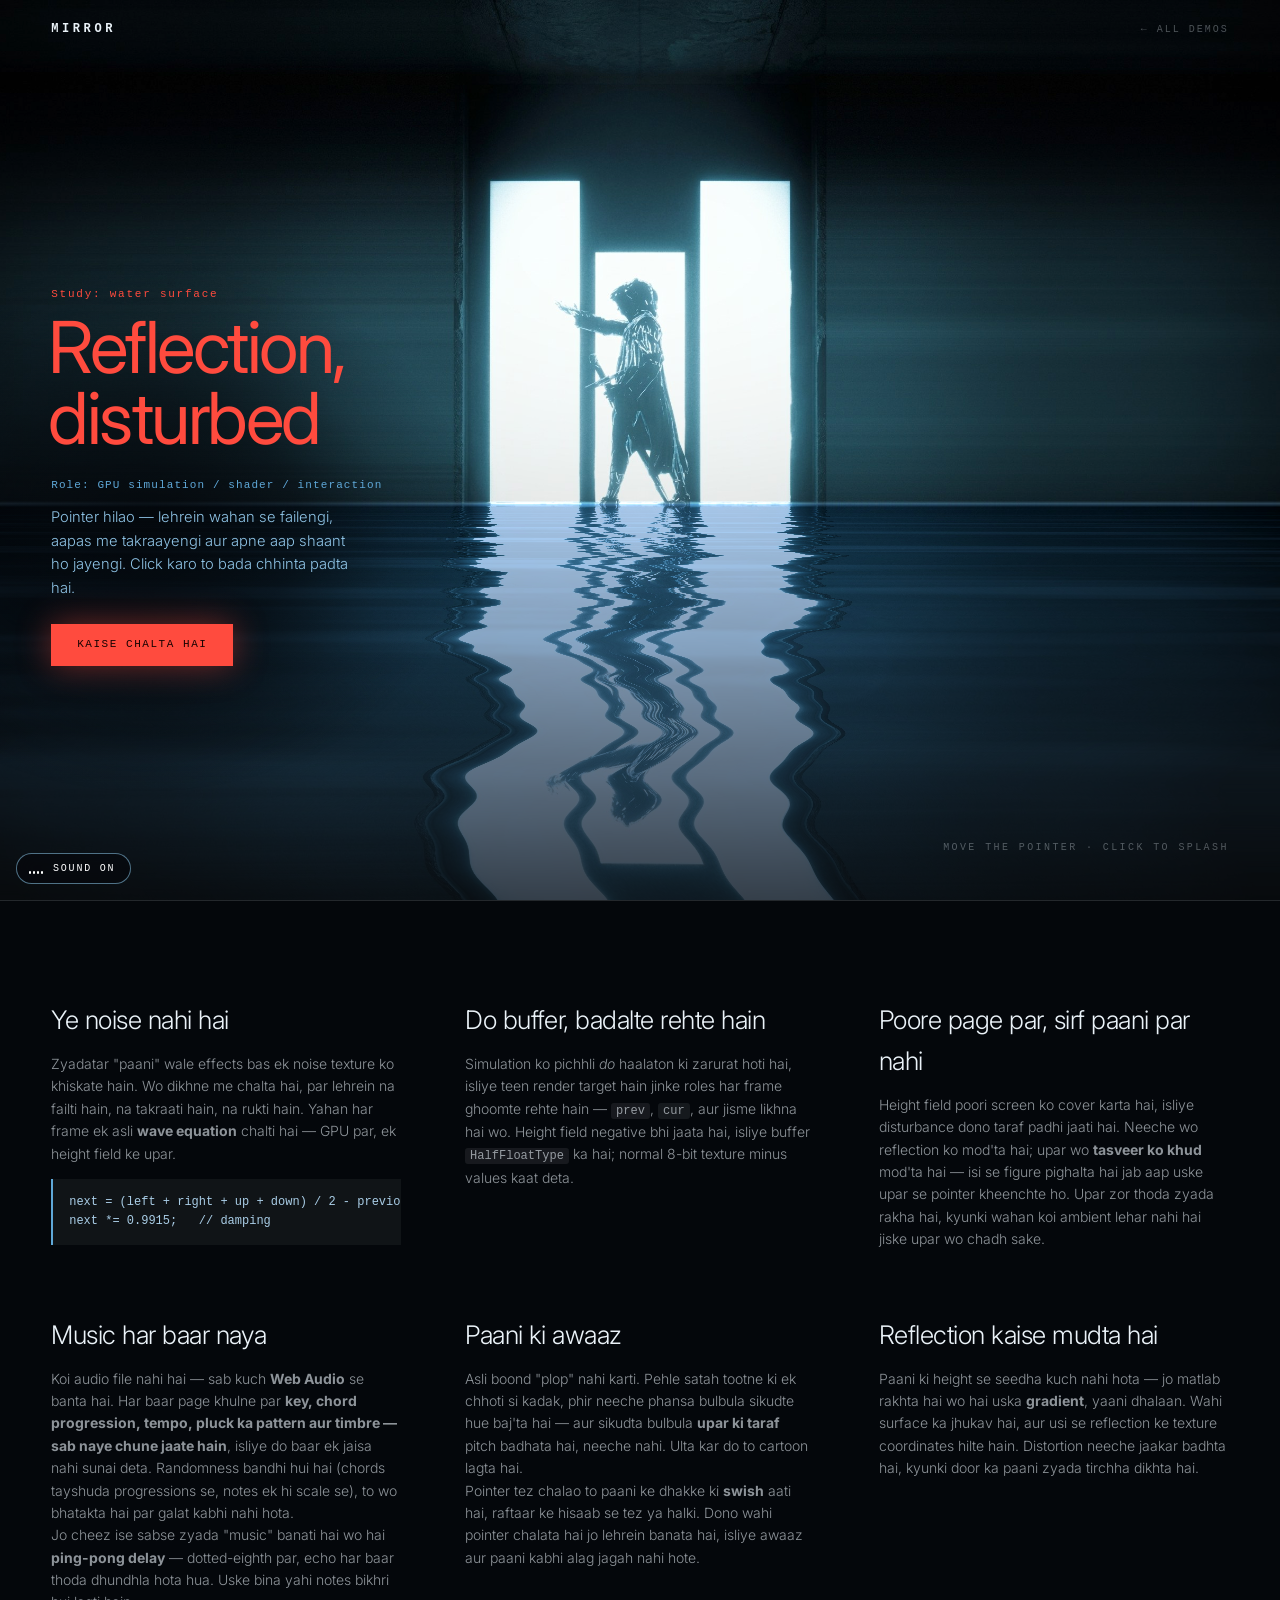
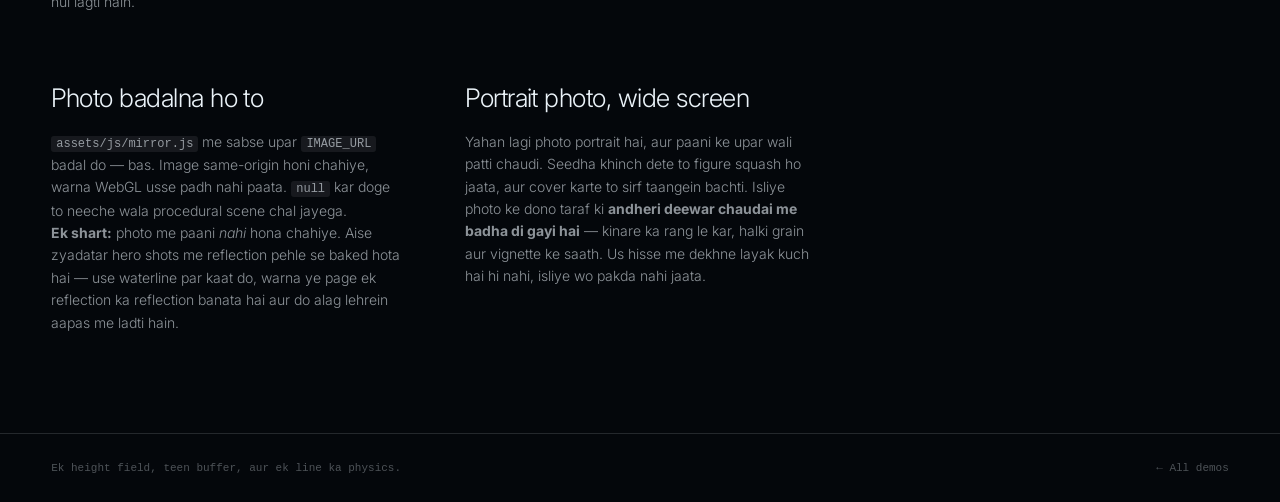
<file: mirror.html>
<!DOCTYPE html>
<html lang="en">
<head>
<meta charset="utf-8">
<meta name="viewport" content="width=device-width, initial-scale=1">
<title>Mirror — a reflection you can disturb</title>
<meta name="description" content="A reflection sitting in water that runs the real wave equation on the GPU: move the pointer and the ripples spread, interfere and die out on their own.">
<link rel="preconnect" href="https://fonts.googleapis.com">
<link rel="preconnect" href="https://fonts.gstatic.com" crossorigin>
<link href="https://fonts.googleapis.com/css2?family=Inter:wght@300;400&display=swap" rel="stylesheet">
<link rel="stylesheet" href="assets/css/mirror.css">
</head>
<body>

<header class="bar">
  <b>MIRROR</b>
  <a href="index.html">← All demos</a>
</header>

<div class="stage">
  <canvas id="gl"></canvas>

  <div class="over">
    <p class="client">Study: water surface</p>
    <h1>Reflection,<br>disturbed</h1>
    <p class="role">Role: GPU simulation / shader / interaction</p>
    <p class="lede">Pointer hilao — lehrein wahan se failengi, aapas me takraayengi aur apne aap shaant ho jayengi. Click karo to bada chhinta padta hai.</p>
    <a class="cta" href="#how">Kaise chalta hai</a>
  </div>

  <p class="hint">Move the pointer · click to splash</p>

</div>

<section class="notes" id="how">

  <div class="copy" data-copy>
    <h2>Ye noise nahi hai</h2>
    <p>Zyadatar "paani" wale effects bas ek noise texture ko khiskate hain. Wo dikhne me chalta hai, par lehrein na failti hain, na takraati hain, na rukti hain. Yahan har frame ek asli <b>wave equation</b> chalti hai — GPU par, ek height field ke upar.</p>
    <pre>next = (left + right + up + down) / 2 - previous;
next *= 0.9915;   // damping</pre>
  </div>

  <div class="copy" data-copy>
    <h2>Do buffer, badalte rehte hain</h2>
    <p>Simulation ko pichhli <em>do</em> haalaton ki zarurat hoti hai, isliye teen render target hain jinke roles har frame ghoomte rehte hain — <code>prev</code>, <code>cur</code>, aur jisme likhna hai wo. Height field negative bhi jaata hai, isliye buffer <code>HalfFloatType</code> ka hai; normal 8-bit texture minus values kaat deta.</p>
  </div>

  <div class="copy" data-copy>
    <h2>Poore page par, sirf paani par nahi</h2>
    <p>Height field poori screen ko cover karta hai, isliye disturbance dono taraf padhi jaati hai. Neeche wo reflection ko mod'ta hai; upar wo <b>tasveer ko khud</b> mod'ta hai — isi se figure pighalta hai jab aap uske upar se pointer kheenchte ho. Upar zor thoda zyada rakha hai, kyunki wahan koi ambient lehar nahi hai jiske upar wo chadh sake.</p>
  </div>

  <div class="copy" data-copy>
    <h2>Music har baar naya</h2>
    <p>Koi audio file nahi hai — sab kuch <b>Web Audio</b> se banta hai. Har baar page khulne par <b>key, chord progression, tempo, pluck ka pattern aur timbre — sab naye chune jaate hain</b>, isliye do baar ek jaisa nahi sunai deta. Randomness bandhi hui hai (chords tayshuda progressions se, notes ek hi scale se), to wo bhatakta hai par galat kabhi nahi hota.</p>
    <p>Jo cheez ise sabse zyada "music" banati hai wo hai <b>ping-pong delay</b> — dotted-eighth par, echo har baar thoda dhundhla hota hua. Uske bina yahi notes bikhri hui lagti hain.</p>
  </div>

  <div class="copy" data-copy>
    <h2>Paani ki awaaz</h2>
    <p>Asli boond "plop" nahi karti. Pehle satah tootne ki ek chhoti si kadak, phir neeche phansa bulbula sikudte hue baj'ta hai — aur sikudta bulbula <b>upar ki taraf</b> pitch badhata hai, neeche nahi. Ulta kar do to cartoon lagta hai.</p>
    <p>Pointer tez chalao to paani ke dhakke ki <b>swish</b> aati hai, raftaar ke hisaab se tez ya halki. Dono wahi pointer chalata hai jo lehrein banata hai, isliye awaaz aur paani kabhi alag jagah nahi hote.</p>
  </div>

  <div class="copy" data-copy>
    <h2>Reflection kaise mudta hai</h2>
    <p>Paani ki height se seedha kuch nahi hota — jo matlab rakhta hai wo hai uska <b>gradient</b>, yaani dhalaan. Wahi surface ka jhukav hai, aur usi se reflection ke texture coordinates hilte hain. Distortion neeche jaakar badhta hai, kyunki door ka paani zyada tirchha dikhta hai.</p>
  </div>

  <div class="copy" data-copy>
    <h2>Photo badalna ho to</h2>
    <p><code>assets/js/mirror.js</code> me sabse upar <code>IMAGE_URL</code> badal do — bas. Image same-origin honi chahiye, warna WebGL usse padh nahi paata. <code>null</code> kar doge to neeche wala procedural scene chal jayega.</p>
    <p><b>Ek shart:</b> photo me paani <em>nahi</em> hona chahiye. Aise zyadatar hero shots me reflection pehle se baked hota hai — use waterline par kaat do, warna ye page ek reflection ka reflection banata hai aur do alag lehrein aapas me ladti hain.</p>
  </div>

  <div class="copy" data-copy>
    <h2>Portrait photo, wide screen</h2>
    <p>Yahan lagi photo portrait hai, aur paani ke upar wali patti chaudi. Seedha khinch dete to figure squash ho jaata, aur cover karte to sirf taangein bachti. Isliye photo ke dono taraf ki <b>andheri deewar chaudai me badha di gayi hai</b> — kinare ka rang le kar, halki grain aur vignette ke saath. Us hisse me dekhne layak kuch hai hi nahi, isliye wo pakda nahi jaata.</p>
  </div>

</section>

<footer class="foot">
  <p>Ek height field, teen buffer, aur ek line ka physics.</p>
  <p><a href="index.html">← All demos</a></p>
</footer>

<script src="assets/vendor/three.min.js"></script>
<script src="assets/js/mirror.js"></script>
<script src="assets/js/ambient.js"></script>
</body>
</html>
</file>
<file: assets/css/hub.css>
/* ==========================================================================
   Hub — index of the three studies
   ========================================================================== */

:root{
  --ink:    #070809;
  --paper:  #f1f3f5;
  --muted:  rgba(241,243,245,.58);
  --faint:  rgba(241,243,245,.3);
  --line:   rgba(241,243,245,.12);
  --shell:  clamp(20px, 5vw, 84px);
  --ease:   cubic-bezier(.22,.61,.36,1);
  --font:   'Inter', -apple-system, BlinkMacSystemFont, 'Helvetica Neue', 'Segoe UI', Arial, sans-serif;
}

*,*::before,*::after{ box-sizing:border-box; }

body{
  margin:0;
  font-family:var(--font);
  font-weight:300;
  color:var(--paper);
  background:var(--ink);
  line-height:1.6;
  -webkit-font-smoothing:antialiased;
}

h1,h2,h3,p{ margin:0; }
a{ color:inherit; text-decoration:none; }
code{
  font-family:ui-monospace,SFMono-Regular,Menlo,monospace;
  font-size:.88em;
  padding:1px 5px;
  border-radius:3px;
  background:rgba(241,243,245,.08);
}

.eyebrow{
  font-size:10px;
  font-weight:500;
  letter-spacing:.28em;
  text-transform:uppercase;
  color:var(--faint);
}

/* ==========================================================================
   Head
   ========================================================================== */

.head{
  padding:clamp(64px,13vh,140px) var(--shell) clamp(40px,7vh,80px);
  max-width:1400px;
  margin:0 auto;
}
.head h1{
  margin:.35em 0 .5em;
  font-size:clamp(38px,6.6vw,92px);
  font-weight:200;
  letter-spacing:-.04em;
  line-height:.98;
}
.intro{
  max-width:56ch;
  font-size:clamp(13px,1.05vw,15px);
  color:var(--muted);
}

/* ==========================================================================
   Deck
   ========================================================================== */

.deck{
  display:grid;
  grid-template-columns:repeat(auto-fit,minmax(300px,1fr));
  gap:clamp(14px,1.8vw,26px);
  padding:0 var(--shell) clamp(50px,8vh,90px);
  max-width:1400px;
  margin:0 auto;
}

.card{
  display:grid;
  grid-template-rows:auto 1fr;
  border:1px solid var(--line);
  border-radius:8px;
  overflow:hidden;
  background:#0b0d10;
  transition:transform .5s var(--ease), border-color .5s var(--ease);
}
.card:hover{ transform:translateY(-6px); border-color:rgba(241,243,245,.34); }

/* --- the little animated crests ----------------------------------------- */

.card__art{
  position:relative;
  display:block;
  aspect-ratio:16/9;
  overflow:hidden;
}
.card__art i{ position:absolute; display:block; }

.card__art--ice{ background:radial-gradient(110% 90% at 50% 40%, #123047 0%, #071522 55%, #04090f 100%); }
.card__art--ice i{
  width:26%; aspect-ratio:1;
  background:linear-gradient(140deg, rgba(226,244,255,.7), rgba(140,196,236,.2));
  clip-path:polygon(20% 4%, 76% 0%, 100% 40%, 82% 92%, 26% 100%, 0% 52%);
  animation:drift 7s var(--ease) infinite alternate;
}
.card__art--ice i:nth-child(1){ left:34%; top:26%; }
.card__art--ice i:nth-child(2){ left:16%; top:56%; width:14%; animation-delay:-2.2s; }
.card__art--ice i:nth-child(3){ left:66%; top:16%; width:11%; animation-delay:-4.4s; }

.card__art--car{ background:linear-gradient(150deg,#141414,#000 70%); }
.card__art--car i{
  left:12%; right:12%; top:52%;
  height:2px;
  background:linear-gradient(90deg, transparent, #ffd11a, transparent);
  animation:sweep 3.4s var(--ease) infinite;
}
.card__art--car i:nth-child(2){ top:63%; animation-delay:-1.7s; opacity:.5; }

.card__art--arena{ background:radial-gradient(80% 90% at 50% 62%, #2a1206 0%, #12131a 58%, #08090e 100%); }
.card__art--arena i{
  left:50%; bottom:24%;
  width:16%; aspect-ratio:1;
  margin-left:-8%;
  background:linear-gradient(160deg,#39415a,#141824);
  border-bottom:2px solid #ff3d14;
  animation:lift 3.6s var(--ease) infinite;
}
.card__art--arena i:nth-child(1){ animation-delay:-.0s; }
.card__art--arena i:nth-child(2){ animation-delay:-.9s; }
.card__art--arena i:nth-child(3){ animation-delay:-1.8s; }
.card__art--arena i:nth-child(4){ animation-delay:-2.7s; }
@keyframes lift{
  0%,100%{ transform:translateY(0) rotate(0deg); opacity:.35; }
  50%    { transform:translateY(-46px) rotate(28deg); opacity:1; }
}

.card__art--flux{ background:radial-gradient(70% 80% at 50% 50%, #12202e 0%, #070a10 62%, #04050a 100%); }
.card__art--flux i{
  left:50%; top:50%;
  width:34%; aspect-ratio:1;
  margin:-17% 0 0 -17%;
  border-radius:50%;
  background:
    radial-gradient(closest-side at 42% 26%, #ffffff 0 16%, transparent 17%),
    radial-gradient(closest-side at 50% 44%, #7db6e2 0 30%, transparent 31%),
    linear-gradient(180deg,#20364a,#0a1119 62%,#1d1408);
  animation:merge 6s var(--ease) infinite alternate;
}
.card__art--flux i:nth-child(2){ width:20%; margin:-10% 0 0 -10%; animation-delay:-3s; }
@keyframes merge{
  0%  { transform:translate(-26px,10px) scale(.86); }
  100%{ transform:translate(30px,-12px) scale(1.06); }
}

.card__art--mirror{ background:linear-gradient(180deg,#0a141d 0%,#0a141d 46%,#071019 46%,#04080d 100%); }
.card__art--mirror i{
  position:absolute;
  left:50%; top:46%;
  width:10px; height:10px;
  margin:-5px 0 0 -5px;
  border-radius:50%;
  border:1px solid rgba(140,200,235,.7);
  animation:ripple 3.6s linear infinite;
}
.card__art--mirror i:nth-child(2){ animation-delay:-1.2s; }
.card__art--mirror i:nth-child(3){ animation-delay:-2.4s; }
@keyframes ripple{
  from{ transform:scale(.4) scaleY(.34); opacity:.9; }
  to  { transform:scale(11) scaleY(.34); opacity:0; }
}

.card__art--juice{ background:radial-gradient(90% 90% at 50% 50%, #4a0410 0%, #1b0308 60%, #0b0104 100%); }
.card__art--juice i{
  left:50%; top:50%;
  width:9px; aspect-ratio:1;
  margin:-4.5px;
  border-radius:50%;
  background:radial-gradient(circle at 35% 32%, #ff8fa5, #d5133b 60%, #4a0410);
  animation:orbit 5.5s linear infinite;
}
.card__art--juice i:nth-child(2){ animation-delay:-1.37s; }
.card__art--juice i:nth-child(3){ animation-delay:-2.75s; }
.card__art--juice i:nth-child(4){ animation-delay:-4.12s; }

@keyframes drift{ to{ transform:translate(14px,-12px) rotate(24deg); } }
@keyframes sweep{
  0%,100%{ transform:scaleX(.25); opacity:.15; }
  50%    { transform:scaleX(1);   opacity:1; }
}
@keyframes orbit{
  from{ transform:rotate(0deg) translateX(58px) rotate(0deg) scale(.7); }
  50% { transform:rotate(180deg) translateX(58px) rotate(-180deg) scale(1.3); }
  to  { transform:rotate(360deg) translateX(58px) rotate(-360deg) scale(.7); }
}

/* --- card text ----------------------------------------------------------- */

.card__body{
  display:grid;
  align-content:start;
  gap:10px;
  padding:clamp(20px,2.2vw,30px);
  border-top:1px solid var(--line);
}
.card__kicker{
  font-size:9px;
  font-weight:500;
  letter-spacing:.22em;
  text-transform:uppercase;
  color:var(--faint);
}
.card h2{
  font-size:clamp(22px,2.2vw,32px);
  font-weight:300;
  letter-spacing:-.03em;
  line-height:1.1;
}
.card__note{ font-size:13px; color:var(--muted); }
.card__tech{
  margin-top:4px;
  padding-top:12px;
  border-top:1px solid var(--line);
  font-size:10px;
  font-weight:500;
  letter-spacing:.14em;
  text-transform:uppercase;
  color:var(--faint);
}

/* ==========================================================================
   Foot
   ========================================================================== */

.foot{
  display:grid;
  grid-template-columns:repeat(auto-fit,minmax(280px,1fr));
  gap:clamp(20px,3vw,52px);
  padding:clamp(34px,5vh,56px) var(--shell) clamp(48px,7vh,80px);
  max-width:1400px;
  margin:0 auto;
  border-top:1px solid var(--line);
}
.foot h3{
  font-size:10px;
  font-weight:500;
  letter-spacing:.22em;
  text-transform:uppercase;
  color:var(--faint);
  margin-bottom:10px;
}
.foot p{ font-size:13px; color:var(--muted); max-width:52ch; }

@media (prefers-reduced-motion:reduce){
  .card__art i{ animation:none; }
  .card{ transition:none; }
}
</file>
<file: assets/css/arena.css>
/* ==========================================================================
   ARENA — loot crate + rifle, both built in code
   Palette borrowed from the Codian Esports site so this ports cleanly.
   ========================================================================== */

:root{
  --soot:  #08090E;
  --gun:   #0F1119;
  --edge:  #252A39;
  --edge-2:#39415A;
  --ink:   #EDF0F6;
  --ink-2: #8E99AE;
  --ink-3: #525B70;
  --blood: #FF3D14;
  --ember: #FF8A3D;
  --gold:  #F5B841;
  --ok:    #25D07A;

  --shell: clamp(18px, 3.6vw, 56px);
  --ease:  cubic-bezier(.16,1,.3,1);
  --mono:  ui-monospace,"SF Mono",SFMono-Regular,"JetBrains Mono",Menlo,Consolas,monospace;
  --sans:  system-ui,-apple-system,"Segoe UI",Roboto,"Helvetica Neue",Arial,sans-serif;
  --display:"Arial Black","Helvetica Neue",Impact,var(--sans);
  color-scheme:dark;
}

*,*::before,*::after{ box-sizing:border-box; }

html{ background:var(--soot); scroll-behavior:smooth; }

body{
  margin:0;
  font-family:var(--sans);
  color:var(--ink);
  background:var(--soot);
  overflow-x:hidden;
  line-height:1.6;
  -webkit-font-smoothing:antialiased;
}

h1,h2,p,dl,dd{ margin:0; }
a{ color:inherit; text-decoration:none; }
canvas{ display:block; }

.tag{
  font-family:var(--mono);
  font-size:10px;
  letter-spacing:.24em;
  text-transform:uppercase;
  color:var(--ink-3);
}
.head{
  font-family:var(--display);
  font-size:clamp(38px,7.4vw,104px);
  letter-spacing:-.035em;
  line-height:.92;
  text-transform:uppercase;
  margin:.16em 0 .34em;
}
.head em{ font-style:normal; color:var(--blood); }
.sub{ font-size:clamp(13px,1.05vw,15px); color:var(--ink-2); max-width:40ch; }

/* ==========================================================================
   Bar
   ========================================================================== */

.bar{
  position:fixed;
  inset:0 0 auto;
  z-index:40;
  display:flex;
  align-items:center;
  justify-content:space-between;
  padding:16px var(--shell);
  background:linear-gradient(rgba(8,9,14,.85), transparent);
}
.brand{
  display:flex;
  align-items:center;
  gap:10px;
  font-family:var(--mono);
  font-size:12px;
  font-weight:600;
  letter-spacing:.26em;
}
.brand i{
  width:11px; height:11px;
  background:var(--blood);
  clip-path:polygon(50% 0,100% 50%,50% 100%,0 50%);
}
.bar .back{
  font-family:var(--mono);
  font-size:10px;
  letter-spacing:.2em;
  text-transform:uppercase;
  color:var(--ink-3);
  transition:color .3s var(--ease);
}
.bar .back:hover{ color:var(--ink); }

/* ==========================================================================
   Stage — one canvas for both objects
   ========================================================================== */

.stage{
  position:fixed;
  inset:0;
  z-index:1;
  touch-action:pan-y;
  cursor:grab;
}
.stage.is-dragging{ cursor:grabbing; }
.stage canvas{ width:100%; height:100%; }

.hint{
  position:absolute;
  left:50%;
  bottom:clamp(20px,4vh,38px);
  transform:translateX(-50%);
  font-family:var(--mono);
  font-size:10px;
  letter-spacing:.26em;
  text-transform:uppercase;
  color:var(--ink-3);
  pointer-events:none;
  transition:opacity .6s var(--ease);
}
.hint.is-gone{ opacity:0; }

/* ==========================================================================
   Beats
   ========================================================================== */

.story{ position:relative; z-index:2; pointer-events:none; }
.story a{ pointer-events:auto; }

.beat{
  min-height:100vh;
  display:grid;
  align-content:end;
  padding:0 var(--shell) clamp(56px,10vh,110px);
}
.beat--mid{ align-content:center; }

.copy{
  max-width:min(44ch,50vw);
  opacity:0;
  transform:translateY(28px);
  transition:opacity .8s var(--ease), transform .8s var(--ease);
}
.copy.is-in{ opacity:1; transform:none; }

/* loot rarity readout, right rail */
.loot{
  position:absolute;
  right:var(--shell);
  top:50%;
  transform:translateY(-50%);
  display:grid;
  gap:clamp(10px,2vh,22px);
  text-align:right;
  font-family:var(--mono);
}
.loot > div{
  opacity:0;
  transform:translateX(22px);
  transition:opacity .6s var(--ease), transform .6s var(--ease);
}
.loot.is-in > div{ opacity:1; transform:none; }
.loot.is-in > div:nth-child(2){ transition-delay:.08s; }
.loot.is-in > div:nth-child(3){ transition-delay:.16s; }
.loot.is-in > div:nth-child(4){ transition-delay:.24s; }
.loot b{
  display:block;
  font-size:clamp(15px,1.5vw,20px);
  font-weight:600;
  letter-spacing:-.01em;
}
.loot span{
  font-size:9px;
  letter-spacing:.2em;
  text-transform:uppercase;
  color:var(--ink-3);
}
.loot .r1{ color:var(--ink-2); }
.loot .r2{ color:var(--ok); }
.loot .r3{ color:var(--volt,#22D3EE); }
.loot .r4{ color:var(--gold); }

/* rifle phase readout */
.phase{
  display:inline-flex;
  align-items:center;
  gap:9px;
  margin-bottom:16px;
  padding:7px 14px;
  border:1px solid var(--edge);
  background:rgba(15,17,25,.7);
  font-family:var(--mono);
  font-size:10px;
  letter-spacing:.2em;
  text-transform:uppercase;
  color:var(--ink-2);
}
.phase i{
  width:7px; height:7px;
  border-radius:50%;
  background:var(--blood);
  box-shadow:0 0 10px var(--blood);
}

.steps{
  display:flex;
  flex-wrap:wrap;
  gap:8px;
  margin-top:22px;
}
.steps li{
  list-style:none;
  padding:8px 14px;
  border:1px solid var(--edge);
  font-family:var(--mono);
  font-size:10px;
  letter-spacing:.14em;
  text-transform:uppercase;
  color:var(--ink-3);
  transition:border-color .35s var(--ease), color .35s var(--ease), background .35s var(--ease);
}
.steps li.live{
  border-color:var(--blood);
  color:var(--ink);
  background:rgba(255,61,20,.09);
}

/* ==========================================================================
   Foot
   ========================================================================== */

.foot{
  position:relative;
  z-index:2;
  display:flex;
  flex-wrap:wrap;
  gap:14px;
  justify-content:space-between;
  padding:28px var(--shell);
  background:var(--soot);
  border-top:1px solid var(--edge);
  font-family:var(--mono);
  font-size:11px;
  letter-spacing:.06em;
  color:var(--ink-3);
}
.foot a:hover{ color:var(--ink); }

/* ==========================================================================
   Responsive
   ========================================================================== */

@media (max-width:860px){
  .copy{ max-width:none; }
  .loot{
    position:static;
    transform:none;
    grid-template-columns:repeat(2,1fr);
    text-align:left;
    margin-top:26px;
    gap:16px;
  }
  .loot > div{ transform:translateY(16px); }
}

@media (prefers-reduced-motion:reduce){
  html{ scroll-behavior:auto; }
  .copy,.loot > div{ opacity:1; transform:none; }
}
</file>
<file: assets/css/flux.css>
/* ==========================================================================
   FLUX — raymarched liquid metal
   The page is deliberately quiet. Everything loud is happening in the shader.
   ========================================================================== */

:root{
  --void:  #05060a;
  --paper: #eef1f6;
  --muted: rgba(238,241,246,.56);
  --faint: rgba(238,241,246,.28);
  --line:  rgba(238,241,246,.12);
  --hot:   #7de2ff;

  --shell: clamp(18px, 4vw, 68px);
  --ease:  cubic-bezier(.22,.61,.36,1);
  --mono:  ui-monospace,SFMono-Regular,Menlo,"JetBrains Mono",Consolas,monospace;
  --sans:  'Inter',-apple-system,BlinkMacSystemFont,"Helvetica Neue","Segoe UI",Arial,sans-serif;
  color-scheme:dark;
}

*,*::before,*::after{ box-sizing:border-box; }

html{ background:var(--void); scroll-behavior:smooth; }

body{
  margin:0;
  font-family:var(--sans);
  font-weight:300;
  color:var(--paper);
  background:var(--void);
  overflow-x:hidden;
  line-height:1.62;
  -webkit-font-smoothing:antialiased;
}

h1,h2,p,dl,dd{ margin:0; }
a{ color:inherit; text-decoration:none; }
canvas{ display:block; }

.tag{
  font-family:var(--mono);
  font-size:10px;
  letter-spacing:.26em;
  text-transform:uppercase;
  color:var(--faint);
}

/* ==========================================================================
   Bar
   ========================================================================== */

.bar{
  position:fixed;
  inset:0 0 auto;
  z-index:30;
  display:flex;
  align-items:center;
  justify-content:space-between;
  padding:18px var(--shell);
  mix-blend-mode:difference;
}
.bar b{ font-family:var(--mono); font-size:12px; font-weight:600; letter-spacing:.32em; }
.bar a{
  font-family:var(--mono);
  font-size:10px;
  letter-spacing:.2em;
  text-transform:uppercase;
  color:var(--faint);
  transition:color .3s var(--ease);
}
.bar a:hover{ color:var(--paper); }

/* ==========================================================================
   Stage
   ========================================================================== */

.stage{ position:fixed; inset:0; z-index:1; }
.stage canvas{ width:100%; height:100%; }

/* The shader takes a beat to compile on a cold GPU — hold a flat colour over
   it so the first frame is never a white flash. */
.veil{
  position:fixed;
  inset:0;
  z-index:2;
  background:var(--void);
  pointer-events:none;
  transition:opacity .9s var(--ease);
}
.veil.is-gone{ opacity:0; }

/* ==========================================================================
   Beats
   ========================================================================== */

.story{ position:relative; z-index:3; pointer-events:none; }
.story a{ pointer-events:auto; }

.beat{
  min-height:100vh;
  display:grid;
  align-content:center;
  padding:0 var(--shell);
}
.beat--l{ justify-items:start; }
.beat--r{ justify-items:end; text-align:right; }
.beat--c{ justify-items:center; text-align:center; }

.copy{
  max-width:min(38ch,46vw);
  opacity:0;
  transform:translateY(26px);
  transition:opacity .9s var(--ease), transform .9s var(--ease);
}
.copy.is-in{ opacity:1; transform:none; }

.copy h1,
.copy h2{
  margin:.3em 0 .42em;
  font-size:clamp(40px,7vw,104px);
  font-weight:200;
  letter-spacing:-.045em;
  line-height:.96;
}
.copy em{ font-style:normal; color:var(--hot); }
.copy p{ font-size:clamp(13px,1.05vw,15px); color:var(--muted); }

/* live readout of what the shader is doing */
.meter{
  display:grid;
  gap:9px;
  margin-top:26px;
  font-family:var(--mono);
  font-size:10px;
  letter-spacing:.14em;
  text-transform:uppercase;
  color:var(--faint);
}
.meter div{ display:flex; align-items:center; gap:12px; }
.meter span{ min-width:8ch; }
.meter i{
  position:relative;
  display:block;
  width:clamp(90px,14vw,170px);
  height:1px;
  background:var(--line);
}
.meter i::after{
  content:"";
  position:absolute;
  inset:0 auto 0 0;
  width:var(--v,0%);
  background:var(--hot);
  box-shadow:0 0 8px var(--hot);
  transition:width .12s linear;
}
.meter b{ font-weight:500; color:var(--muted); }

/* ==========================================================================
   Foot
   ========================================================================== */

.foot{
  position:relative;
  z-index:3;
  display:flex;
  flex-wrap:wrap;
  gap:14px;
  justify-content:space-between;
  padding:26px var(--shell);
  background:var(--void);
  border-top:1px solid var(--line);
  font-family:var(--mono);
  font-size:11px;
  color:var(--faint);
}
.foot a:hover{ color:var(--paper); }

/* ==========================================================================
   Responsive
   ========================================================================== */

@media (max-width:820px){
  .copy{ max-width:none; }
  .beat--r{ justify-items:start; text-align:left; }
}

@media (prefers-reduced-motion:reduce){
  html{ scroll-behavior:auto; }
  .copy{ opacity:1; transform:none; }
}
</file>
<file: assets/css/style.css>
/* ==========================================================================
   ZOI ICE TEA
   Scroll-driven product site. No frameworks, no build step.
   ========================================================================== */

:root{
  --ink:            #05070a;
  --ink-2:          #090d13;
  --paper:          #f2f5f8;
  --muted:          rgba(242,245,248,.56);
  --faint:          rgba(242,245,248,.28);
  --line:           rgba(242,245,248,.14);

  --ice:            #bfe4ff;
  --deep:           #041d33;
  --deep-2:         #08375f;
  --beam:           #2f9bff;

  --ember:          #ff6a1f;
  --ember-2:        #b8390a;
  --char:           #150802;

  --shell:          clamp(20px, 4.4vw, 68px);
  --ease:           cubic-bezier(.22,.61,.36,1);
  --font:           'Inter', -apple-system, BlinkMacSystemFont, 'Helvetica Neue', 'Segoe UI', Arial, sans-serif;
}

*,*::before,*::after{ box-sizing:border-box; }

html{
  scroll-behavior:smooth;
  background:var(--ink);
  -webkit-text-size-adjust:100%;
}

body{
  margin:0;
  font-family:var(--font);
  font-weight:300;
  color:var(--paper);
  background:var(--ink);
  overflow-x:hidden;
  line-height:1.55;
  -webkit-font-smoothing:antialiased;
}

h1,h2,h3,h4,p,ul,dl,dd,figure{ margin:0; }
ul{ list-style:none; padding:0; }
button{ font:inherit; color:inherit; background:none; border:0; cursor:pointer; }
a{ color:inherit; text-decoration:none; }
canvas{ display:block; }

.eyebrow{
  font-size:11px;
  font-weight:500;
  letter-spacing:.26em;
  text-transform:uppercase;
  color:var(--faint);
}

/* Film grain so the flat gradients never band ------------------------------ */
.grain{
  position:fixed;
  inset:-50%;
  z-index:60;
  pointer-events:none;
  opacity:.05;
  background-image:url("data:image/svg+xml;utf8,<svg xmlns='http://www.w3.org/2000/svg' width='160' height='160'><filter id='n'><feTurbulence type='fractalNoise' baseFrequency='.85' numOctaves='3'/></filter><rect width='160' height='160' filter='url(%23n)'/></svg>");
  animation:grain 700ms steps(2,end) infinite;
}
@keyframes grain{ 50%{ transform:translate(-3%,2%); } }

/* ==========================================================================
   Nav
   ========================================================================== */

.nav{
  position:fixed;
  inset:0 0 auto;
  z-index:50;
  display:flex;
  align-items:flex-start;
  justify-content:space-between;
  padding:clamp(18px,2.6vw,30px) var(--shell);
  mix-blend-mode:difference;
}

.wordmark{
  display:grid;
  gap:2px;
  font-size:9px;
  font-weight:500;
  letter-spacing:.28em;
  line-height:1;
}

.menu{
  display:grid;
  gap:5px;
  padding:8px 0 8px 24px;
}
.menu span{
  display:block;
  width:26px;
  height:1px;
  background:var(--paper);
  transition:transform .4s var(--ease);
}
.menu[aria-expanded="true"] span:first-child{ transform:translateY(3px) rotate(11deg); }
.menu[aria-expanded="true"] span:last-child{  transform:translateY(-3px) rotate(-11deg); }

.drawer{
  position:fixed;
  inset:0;
  z-index:45;
  display:grid;
  align-content:center;
  gap:8px;
  padding:0 var(--shell);
  background:rgba(5,7,10,.94);
  backdrop-filter:blur(22px);
  -webkit-backdrop-filter:blur(22px);
  opacity:0;
  transition:opacity .45s var(--ease);
}
.drawer[hidden]{ display:none; }
.drawer.is-open{ opacity:1; }
.drawer li a{
  display:block;
  padding:.12em 0;
  font-size:clamp(30px,6.4vw,64px);
  font-weight:200;
  letter-spacing:-.02em;
  color:var(--muted);
  transition:color .3s var(--ease), transform .45s var(--ease);
}
.drawer li a:hover{ color:var(--paper); transform:translateX(14px); }
.drawer__note{ margin-top:34px; font-size:12px; color:var(--faint); }

/* ==========================================================================
   Hero — the can, the ice, the shatter
   ========================================================================== */

.hero{ height:320vh; position:relative; }

.hero__stage{
  position:sticky;
  top:0;
  height:100vh;
  overflow:hidden;
  display:grid;
  place-items:center;
  background:
    radial-gradient(120% 90% at 50% 38%, #12293e 0%, #081320 44%, var(--ink) 80%);
}

/* Fades in as the hero ends so the handoff into the blue reads as one move */
.hero__wash{
  position:absolute;
  inset:0;
  z-index:5;
  opacity:0;
  pointer-events:none;
  background:radial-gradient(140% 110% at 50% 60%, #072943 0%, #04121f 55%, #02080f 100%);
}

.shards{
  position:absolute;
  inset:0;
  width:100%;
  height:100%;
  z-index:3;
  pointer-events:none;
}

/* Oversized headline that bleeds off both edges, exactly like the reference */
.hero__title{
  position:relative;
  z-index:1;
  grid-area:1/1;
  font-size:clamp(72px, 17.5vw, 300px);
  font-weight:200;
  letter-spacing:-.045em;
  line-height:1;
  white-space:nowrap;
  color:var(--paper);
  will-change:transform, opacity;
}

.ice{
  grid-area:1/1;
  position:relative;
  z-index:2;
  width:clamp(230px, 30vw, 400px);
  aspect-ratio:1/1.12;
  display:grid;
  place-items:center;
  will-change:transform, opacity;
}

/* --- the ice block ------------------------------------------------------- */
.ice__block{
  position:absolute;
  inset:0;
  clip-path:polygon(16% 4%, 62% 0%, 92% 13%, 100% 47%, 90% 84%, 61% 100%, 24% 96%, 4% 71%, 0% 33%);
  background:
    linear-gradient(140deg, rgba(232,247,255,.52), rgba(158,210,246,.26) 44%, rgba(226,244,255,.46));
  backdrop-filter:blur(2px) saturate(1.4) brightness(1.15);
  -webkit-backdrop-filter:blur(2px) saturate(1.4) brightness(1.15);
  box-shadow:
    inset 0 0 70px rgba(255,255,255,.55),
    inset 0 0 150px rgba(150,210,255,.35),
    0 40px 120px rgba(6,40,70,.65);
}
.ice__face{
  position:absolute;
  inset:0;
  background:
    linear-gradient(112deg, transparent 34%, rgba(255,255,255,.42) 40%, transparent 46%),
    linear-gradient(-64deg, transparent 58%, rgba(255,255,255,.26) 63%, transparent 68%);
  mix-blend-mode:screen;
}
.ice__gloss{
  position:absolute;
  left:12%; top:7%;
  width:40%; height:26%;
  border-radius:50%;
  background:radial-gradient(closest-side, rgba(255,255,255,.55), transparent);
  filter:blur(6px);
}
.ice__crack{
  position:absolute;
  background:linear-gradient(to bottom, transparent, rgba(255,255,255,.65), transparent);
  width:1px;
  transform-origin:top center;
  opacity:.5;
}
.ice__crack--a{ left:34%; top:6%;  height:52%; transform:rotate(13deg); }
.ice__crack--b{ left:63%; top:22%; height:44%; transform:rotate(-21deg); }
.ice__crack--c{ left:48%; top:44%; height:38%; transform:rotate(6deg); }

/* --- the can ------------------------------------------------------------- */
.can{
  position:relative;
  width:31%;
  aspect-ratio:1/3.05;
  transform:rotate(-8deg);
  filter:drop-shadow(0 26px 40px rgba(0,0,0,.55));
}
.can__body{
  position:absolute;
  inset:6% 0 0;
  border-radius:14px 14px 9px 9px / 10px 10px 7px 7px;
  background:
    linear-gradient(90deg,
      #8e9aa6 0%, #dfe6ec 12%, #ffffff 34%, #fbfdff 52%,
      #e4ebf1 72%, #a9b5c1 90%, #77828d 100%);
  display:grid;
  align-content:center;
  justify-items:center;
  gap:9%;
  padding:12% 6%;
  overflow:hidden;
}
.can__body::after{
  /* wet, refracted edge where the ice meets the metal */
  content:"";
  position:absolute;
  inset:0;
  background:linear-gradient(180deg, rgba(120,190,255,.22), transparent 30%, transparent 74%, rgba(10,40,70,.28));
}
.can__label{
  display:grid;
  gap:3px;
  font-size:clamp(6px,.72vw,9px);
  font-weight:600;
  letter-spacing:.26em;
  line-height:1;
  color:#0d1319;
  text-align:center;
}
.can__flavour{
  font-size:clamp(6px,.7vw,9px);
  font-weight:500;
  letter-spacing:.05em;
  color:#3f9a52;
}
.can__legal{
  font-size:clamp(4px,.5vw,6px);
  letter-spacing:.12em;
  color:rgba(13,19,25,.45);
}
.can__cap{
  position:absolute;
  inset:0 18% auto;
  height:8%;
  border-radius:5px 5px 2px 2px;
  background:linear-gradient(90deg,#6d7883,#cfd7de 38%,#f4f7fa 55%,#9aa5b0);
}
.can__shine{
  position:absolute;
  inset:6% 0 0;
  border-radius:inherit;
  background:linear-gradient(96deg, transparent 40%, rgba(255,255,255,.75) 47%, transparent 54%);
  mix-blend-mode:overlay;
  pointer-events:none;
}

/* --- hero copy ----------------------------------------------------------- */
.hero__meta{
  position:absolute;
  left:var(--shell);
  bottom:clamp(74px,9vh,110px);
  z-index:4;
  max-width:min(30ch,44vw);
  display:grid;
  gap:10px;
  will-change:transform,opacity;
}
.hero__sub{ font-size:clamp(13px,1.05vw,15px); color:var(--muted); }

.cue{
  position:absolute;
  right:var(--shell);
  bottom:clamp(74px,9vh,110px);
  z-index:4;
  display:grid;
  justify-items:center;
  gap:12px;
  font-size:10px;
  letter-spacing:.3em;
  text-transform:uppercase;
  color:var(--faint);
}
.cue i{
  width:1px;
  height:52px;
  background:linear-gradient(var(--faint), transparent);
  animation:drop 2.1s var(--ease) infinite;
}
@keyframes drop{
  0%   { transform:scaleY(0); transform-origin:top; }
  55%  { transform:scaleY(1); transform-origin:top; }
  56%  { transform:scaleY(1); transform-origin:bottom; }
  100% { transform:scaleY(0); transform-origin:bottom; }
}

/* ==========================================================================
   Deep — aurora, fanning gallery, flavours
   ========================================================================== */

/* Pulled up by one viewport so its sticky stage takes over exactly as the
   hero finishes fading — otherwise the hero's last screen scrolls past empty. */
.deep{ height:420vh; position:relative; margin-top:-100vh; }

.deep__stage{
  position:sticky;
  top:0;
  height:100vh;
  overflow:hidden;
  display:grid;
  place-items:center;
  background:radial-gradient(140% 110% at 50% 60%, #072943 0%, #04121f 55%, #02080f 100%);
}

.aurora{ position:absolute; inset:-25%; z-index:0; filter:blur(70px); }
.aurora span{ position:absolute; border-radius:50%; mix-blend-mode:screen; }
.aurora__a{
  left:8%; top:14%; width:62%; height:66%;
  background:radial-gradient(closest-side, rgba(28,120,206,.82), transparent 72%);
  animation:float-a 19s ease-in-out infinite alternate;
}
.aurora__b{
  right:2%; top:6%; width:58%; height:72%;
  background:radial-gradient(closest-side, rgba(10,68,132,.78), transparent 70%);
  animation:float-b 24s ease-in-out infinite alternate;
}
.aurora__c{
  left:24%; bottom:2%; width:64%; height:56%;
  background:radial-gradient(closest-side, rgba(52,168,255,.42), transparent 74%);
  animation:float-a 30s ease-in-out infinite alternate-reverse;
}
.aurora__spark{
  left:50%; top:48%; width:9px; height:9px;
  transform:translate(-50%,-50%);
  background:#eaf6ff;
  box-shadow:0 0 26px 10px rgba(150,215,255,.75);
  animation:pulse 3.4s ease-in-out infinite;
}
@keyframes float-a{ to{ transform:translate3d(9%,-7%,0) scale(1.16); } }
@keyframes float-b{ to{ transform:translate3d(-11%,8%,0) scale(1.1); } }
@keyframes pulse{ 50%{ opacity:.35; transform:translate(-50%,-50%) scale(.6); } }

.deep__word{
  grid-area:1/1;
  z-index:2;
  font-size:clamp(30px,5.4vw,78px);
  font-weight:200;
  letter-spacing:.16em;
  text-transform:uppercase;
  will-change:transform,opacity;
}

/* --- the fanning card stack --------------------------------------------- */
.fan{
  grid-area:1/1;
  z-index:2;
  position:relative;
  width:min(1120px,92vw);
  height:min(60vh,460px);
  perspective:1400px;
  will-change:opacity;
}
.fan__card{
  position:absolute;
  left:50%;
  top:50%;
  width:clamp(112px,13.5vw,196px);
  aspect-ratio:3/4.4;
  margin:0;
  border-radius:4px;
  overflow:hidden;
  background:#06121e;
  border:1px solid rgba(190,228,255,.18);
  box-shadow:0 30px 70px rgba(0,10,22,.6);
  transform-style:preserve-3d;
  will-change:transform;
}
.fan__card .shot{ position:absolute; inset:0; height:100%; }
.fan__card figcaption{
  position:absolute;
  z-index:2;
  inset:auto 0 0;
  padding:26px 12px 11px;
  font-size:9px;
  font-weight:500;
  letter-spacing:.2em;
  text-transform:uppercase;
  background:linear-gradient(transparent, rgba(2,10,18,.92));
}

/* --- flavours ------------------------------------------------------------ */
.flavours{
  grid-area:1/1;
  z-index:2;
  display:grid;
  justify-items:center;
  gap:20px;
  text-align:center;
  padding:0 var(--shell);
  max-width:760px;
  will-change:transform,opacity;
}
.teabag{
  width:38px;
  fill:none;
  stroke:var(--paper);
  stroke-width:1.6;
  stroke-linecap:round;
  opacity:.85;
}
.flavours h2{
  font-size:clamp(38px,7.4vw,96px);
  font-weight:200;
  letter-spacing:-.03em;
  line-height:1;
}
.flavours p{ font-size:clamp(13px,1.1vw,15px); color:var(--muted); max-width:46ch; }
.flavours__list{
  display:flex;
  flex-wrap:wrap;
  justify-content:center;
  gap:8px;
  margin-top:12px;
}
.flavours__list li{
  display:flex;
  align-items:baseline;
  gap:8px;
  padding:9px 16px;
  border:1px solid var(--line);
  border-radius:100px;
  font-size:12px;
  letter-spacing:.04em;
  backdrop-filter:blur(8px);
  -webkit-backdrop-filter:blur(8px);
  transition:border-color .35s var(--ease), background .35s var(--ease);
}
.flavours__list li:hover{ border-color:rgba(190,228,255,.55); background:rgba(190,228,255,.08); }
.flavours__list b{ font-size:9px; font-weight:500; letter-spacing:.16em; color:var(--faint); }

/* ==========================================================================
   Above — the warm half
   ========================================================================== */

.above{
  position:relative;
  overflow:hidden;
  padding:clamp(110px,15vh,190px) var(--shell) clamp(90px,12vh,150px);
  background:linear-gradient(180deg, #02080f 0%, #1b0a03 26%, var(--char) 70%, #0b0400 100%);
}
.above__glow{
  position:absolute;
  left:50%; top:12%;
  width:130%; aspect-ratio:1/.55;
  transform:translateX(-50%);
  background:radial-gradient(closest-side, rgba(255,106,31,.42), rgba(184,57,10,.14) 55%, transparent 76%);
  filter:blur(60px);
  pointer-events:none;
}

.above__title{
  position:relative;
  display:grid;
  font-size:clamp(46px,12vw,196px);
  font-weight:200;
  letter-spacing:-.035em;
  line-height:.92;
  text-align:center;
  margin-bottom:clamp(56px,8vh,110px);
}
.above__title span{ display:block; }
.above__title span:nth-child(2){ color:#ffd9c2; }

.above__cards{
  position:relative;
  display:grid;
  grid-template-columns:repeat(3,1fr);
  gap:clamp(14px,2vw,30px);
  max-width:1180px;
  margin:0 auto;
}
.tall{
  position:relative;
  border-radius:6px;
  overflow:hidden;
  background:#1a0c04;
  border:1px solid rgba(255,170,120,.16);
  will-change:transform;
}
.tall .shot{ aspect-ratio:3/4.3; }
.tall__text{
  position:absolute;
  inset:auto 0 0;
  padding:clamp(40px,6vw,72px) clamp(16px,1.8vw,26px) clamp(18px,2.2vw,28px);
  background:linear-gradient(transparent, rgba(10,4,0,.9) 46%);
}
.tall__text h3{
  font-size:clamp(15px,1.6vw,21px);
  font-weight:400;
  letter-spacing:-.01em;
  margin-bottom:6px;
}
.tall__text p{ font-size:clamp(11px,.95vw,13px); color:rgba(255,235,222,.6); }

.stats{
  display:grid;
  grid-template-columns:repeat(4,1fr);
  gap:clamp(14px,2vw,30px);
  max-width:1180px;
  margin:clamp(56px,8vh,104px) auto 0;
  padding-top:clamp(30px,4vh,50px);
  border-top:1px solid rgba(255,170,120,.16);
}
.stats dt{
  font-size:clamp(26px,4.2vw,60px);
  font-weight:200;
  letter-spacing:-.03em;
  line-height:1;
}
.stats dd{
  margin:8px 0 0;
  font-size:10px;
  font-weight:500;
  letter-spacing:.22em;
  text-transform:uppercase;
  color:rgba(255,235,222,.45);
}

/* ==========================================================================
   Procedural "photography" — mesh gradients standing in for shots
   ========================================================================== */

.shot{ display:block; width:100%; position:relative; overflow:hidden; }
.shot::after{
  content:"";
  position:absolute;
  inset:0;
  background:linear-gradient(115deg, transparent 42%, rgba(255,255,255,.13) 50%, transparent 58%);
}

.shot--1{ background:
  radial-gradient(60% 40% at 30% 22%, rgba(180,225,255,.85), transparent 70%),
  radial-gradient(70% 50% at 76% 78%, rgba(20,96,168,.9), transparent 72%),
  linear-gradient(160deg,#0a2d4c,#03101d); }
.shot--2{ background:
  radial-gradient(50% 60% at 68% 28%, rgba(226,247,255,.9), transparent 68%),
  radial-gradient(80% 60% at 20% 88%, rgba(11,72,132,.95), transparent 70%),
  linear-gradient(200deg,#123f66,#020a13); }
.shot--3{ background:
  radial-gradient(46% 34% at 50% 46%, rgba(255,255,255,.95), transparent 66%),
  radial-gradient(90% 70% at 50% 100%, rgba(16,88,152,.85), transparent 68%),
  linear-gradient(180deg,#071d31,#010609); }
.shot--4{ background:
  radial-gradient(56% 44% at 26% 70%, rgba(126,220,180,.7), transparent 70%),
  radial-gradient(64% 52% at 80% 24%, rgba(198,238,255,.8), transparent 70%),
  linear-gradient(140deg,#093349,#02121b); }
.shot--5{ background:
  radial-gradient(58% 46% at 74% 66%, rgba(255,196,142,.6), transparent 70%),
  radial-gradient(70% 56% at 26% 22%, rgba(96,178,240,.75), transparent 72%),
  linear-gradient(200deg,#0b2a44,#03101c); }

.shot--pour{ background:
  radial-gradient(44% 56% at 52% 30%, rgba(255,214,160,.92), transparent 66%),
  radial-gradient(80% 64% at 46% 96%, rgba(196,58,10,.95), transparent 70%),
  linear-gradient(170deg,#5a1b04,#150602); }
.shot--burst{ background:
  radial-gradient(40% 40% at 62% 42%, rgba(255,240,214,.95), transparent 62%),
  radial-gradient(76% 70% at 28% 82%, rgba(230,92,18,.9), transparent 70%),
  conic-gradient(from 200deg at 62% 42%, rgba(255,140,40,.5), transparent 38%, rgba(255,90,20,.45) 72%, transparent),
  linear-gradient(150deg,#4a1503,#120501); }
.shot--bottle{ background:
  linear-gradient(90deg, transparent 38%, rgba(236,246,255,.92) 43%, rgba(255,255,255,.98) 50%, rgba(206,226,242,.9) 57%, transparent 62%),
  radial-gradient(70% 60% at 50% 84%, rgba(255,132,44,.6), transparent 72%),
  linear-gradient(190deg,#2c1206,#0d0401); }

/* ==========================================================================
   Footer
   ========================================================================== */

.end{
  padding:clamp(70px,10vh,120px) var(--shell) clamp(30px,5vh,54px);
  background:var(--ink);
  border-top:1px solid var(--line);
}
.end__mark{
  font-size:clamp(84px,24vw,340px);
  font-weight:200;
  letter-spacing:.02em;
  line-height:.82;
  color:transparent;
  -webkit-text-stroke:1px rgba(242,245,248,.2);
}
.end__cols{
  display:grid;
  grid-template-columns:repeat(3,minmax(0,1fr));
  gap:clamp(20px,3vw,44px);
  margin-top:clamp(40px,6vh,74px);
  max-width:820px;
}
.end__cols h4{
  font-size:10px;
  font-weight:500;
  letter-spacing:.22em;
  text-transform:uppercase;
  color:var(--faint);
  margin-bottom:10px;
}
.end__cols p{ font-size:13px; color:var(--muted); }
.end__fine{
  margin-top:clamp(46px,7vh,86px);
  font-size:11px;
  letter-spacing:.1em;
  color:var(--faint);
}

/* ==========================================================================
   Reveal-on-enter
   ========================================================================== */

[data-reveal]{
  opacity:0;
  transform:translateY(34px);
  transition:opacity .9s var(--ease), transform .9s var(--ease);
}
[data-reveal].is-in{ opacity:1; transform:none; }

/* ==========================================================================
   Responsive
   ========================================================================== */

@media (max-width:900px){
  .hero{ height:280vh; }
  .deep{ height:360vh; }
  .above__cards{ grid-template-columns:1fr; max-width:440px; }
  .tall{ transform:none !important; }
  .stats{ grid-template-columns:repeat(2,1fr); row-gap:30px; }
  .hero__meta{ max-width:none; right:var(--shell); bottom:clamp(96px,14vh,130px); }
  .cue{ display:none; }
  .end__cols{ grid-template-columns:1fr; }
}

@media (max-width:560px){
  .fan__card{ width:96px; }
  .ice{ width:64vw; }
}

@media (prefers-reduced-motion:reduce){
  html{ scroll-behavior:auto; }
  .grain, .cue i, .aurora span{ animation:none; }
  [data-reveal]{ opacity:1; transform:none; }
}
</file>
<file: assets/css/juice.css>
/* ==========================================================================
   RAW Pressery — fruit orbiting the bottle
   Colours are driven from JS via the --a / --b / --glow custom properties so a
   flavour change re-tints the whole page in one place.
   ========================================================================== */

:root{
  --a:      #d5133b;          /* flavour, bright */
  --b:      #4a0410;          /* flavour, deep  */
  --glow:   #ff2f57;
  --paper:  #fff4f2;
  --muted:  rgba(255,244,242,.62);
  --faint:  rgba(255,244,242,.34);
  --amber:  #ff6a15;
  --shell:  clamp(16px, 3.4vw, 54px);
  --ease:   cubic-bezier(.22,.61,.36,1);
  --font:   'Inter', -apple-system, BlinkMacSystemFont, 'Helvetica Neue', 'Segoe UI', Arial, sans-serif;
}

*,*::before,*::after{ box-sizing:border-box; }

body{
  margin:0;
  font-family:var(--font);
  font-weight:300;
  color:var(--paper);
  background:#12030a;
  overflow-x:hidden;
  line-height:1.55;
  -webkit-font-smoothing:antialiased;
  transition:background .9s var(--ease);
}

h1,h2,p,ol{ margin:0; }
ol{ list-style:none; padding:0; }
button{ font:inherit; color:inherit; background:none; border:0; cursor:pointer; }
a{ color:inherit; text-decoration:none; }
canvas{ display:block; }

/* ==========================================================================
   Top bar — light, unlike the rest of the page
   ========================================================================== */

.top{
  position:relative;
  z-index:20;
  display:flex;
  align-items:center;
  justify-content:space-between;
  gap:24px;
  padding:14px var(--shell);
  background:#f4eeea;
  color:#1a0a0d;
}

.logo{ display:grid; line-height:1.05; }
.logo__pre{ font-size:9px; letter-spacing:.2em; text-transform:uppercase; color:rgba(26,10,13,.5); }
.logo__word{
  font-size:20px;
  font-weight:700;
  letter-spacing:-.03em;
  background:linear-gradient(92deg,#ff6a15,#e0114a 42%,#8d1bd0);
  -webkit-background-clip:text;
  background-clip:text;
  color:transparent;
}

.top__nav{ display:flex; gap:clamp(14px,2.2vw,34px); }
.top__nav a{
  font-size:11px;
  font-weight:500;
  letter-spacing:.12em;
  text-transform:uppercase;
  color:rgba(26,10,13,.55);
  transition:color .3s var(--ease);
}
.top__nav a:hover,.top__nav a.is-live{ color:#1a0a0d; }

.order{
  padding:10px 22px;
  border-radius:100px;
  background:#1a0a0d;
  color:#fff4f2;
  font-size:10px;
  font-weight:600;
  letter-spacing:.16em;
  text-transform:uppercase;
  white-space:nowrap;
  transition:transform .3s var(--ease);
}
.order:hover{ transform:translateY(-2px); }

/* ==========================================================================
   Scene
   ========================================================================== */

.scene{
  position:relative;
  height:calc(100vh - 58px);
  min-height:560px;
  overflow:hidden;
  display:grid;
  place-items:center;
  background:
    radial-gradient(58% 62% at 50% 48%, var(--b) 0%, #200208 52%, #0d0206 100%);
  transition:background .9s var(--ease);
  touch-action:pan-y;
  cursor:grab;
  user-select:none;
}
.scene.is-dragging{ cursor:grabbing; }

.swirl{
  position:absolute;
  inset:0;
  width:100%;
  height:100%;
  pointer-events:none;
}
.swirl--back{ z-index:1; }
.swirl--front{ z-index:3; }

/* --- the bottle ---------------------------------------------------------- */

.bottle{
  position:relative;
  z-index:2;
  display:grid;
  justify-items:center;
  width:clamp(86px,10vw,132px);
  filter:drop-shadow(0 34px 46px rgba(0,0,0,.6));
  will-change:transform;
}
.bottle__cap{
  width:52%;
  height:clamp(15px,1.9vh,22px);
  border-radius:4px 4px 2px 2px;
  background:linear-gradient(90deg,#b9b2ad,#fbf8f6 42%,#efe9e5 58%,#a49c97);
}
.bottle__neck{
  width:40%;
  height:clamp(12px,1.6vh,20px);
  background:linear-gradient(90deg,rgba(255,255,255,.16),rgba(255,255,255,.5) 45%,rgba(255,255,255,.12));
}
.bottle__body{
  position:relative;
  width:100%;
  height:clamp(210px,32vh,320px);
  margin-top:-2px;
  border-radius:16px 16px 12px 12px;
  overflow:hidden;
  background:linear-gradient(90deg,
    rgba(255,255,255,.10) 0%, rgba(255,255,255,.30) 16%,
    rgba(255,255,255,.10) 44%, rgba(255,255,255,.26) 74%, rgba(255,255,255,.06) 100%);
  border:1px solid rgba(255,255,255,.20);
}
.bottle__juice{
  position:absolute;
  inset:9% 4% 3%;
  border-radius:10px;
  background:linear-gradient(180deg, var(--a), var(--b) 78%);
  box-shadow:inset 0 12px 26px rgba(255,255,255,.22), inset 0 -20px 30px rgba(0,0,0,.45);
  transition:background .9s var(--ease);
}
.bottle__label{
  position:absolute;
  left:50%;
  top:44%;
  transform:translate(-50%,-50%);
  display:grid;
  justify-items:center;
  gap:1px;
  padding:9px 12px;
  border-radius:50%;
  width:76%;
  aspect-ratio:1;
  place-content:center;
  background:#120609;
}
.bottle__mark{ font-size:clamp(13px,1.5vw,19px); font-weight:700; letter-spacing:-.02em; line-height:1; }
.bottle__sub{ font-size:6px; font-weight:500; letter-spacing:.28em; text-transform:uppercase; color:var(--faint); }
.bottle__gloss{
  position:absolute;
  inset:0;
  background:linear-gradient(97deg, transparent 30%, rgba(255,255,255,.5) 38%, transparent 45%);
  mix-blend-mode:screen;
}
.bottle__name{
  margin-top:12px;
  font-size:9px;
  font-weight:600;
  letter-spacing:.34em;
  text-transform:uppercase;
  color:var(--faint);
}

/* --- slide copy ---------------------------------------------------------- */

.say{
  position:absolute;
  z-index:4;
  top:50%;
  transform:translateY(-50%);
  max-width:min(30ch,30vw);
  pointer-events:none;
}
.say--l{ left:calc(var(--shell) + clamp(38px,3.6vw,56px)); }
.say--r{ right:calc(var(--shell) + clamp(38px,3.6vw,56px)); text-align:right; }

.say__head{
  font-size:clamp(26px,3.6vw,54px);
  font-weight:500;
  letter-spacing:-.035em;
  line-height:1.02;
}
.say__sub{
  margin-top:6px;
  font-size:clamp(15px,1.7vw,24px);
  font-weight:200;
  font-style:italic;
  color:var(--muted);
}
.say__body{
  margin-top:16px;
  font-size:clamp(11px,.92vw,13px);
  color:var(--muted);
}
.say__price{
  margin-top:20px;
  font-size:clamp(16px,1.5vw,21px);
  font-weight:500;
}
.say__price i{ font-style:normal; font-size:.55em; letter-spacing:.1em; color:var(--faint); }

/* the swap animation, toggled from JS */
[data-head-l],[data-sub-l],[data-body-l],[data-price],
[data-head-r],[data-body-r],[data-word]{
  display:block;
  transition:opacity .34s var(--ease), transform .34s var(--ease);
}
.say.is-out [data-head-l],.say.is-out [data-sub-l],
.say.is-out [data-body-l],.say.is-out [data-price],
.say.is-out [data-head-r],.say.is-out [data-body-r]{
  opacity:0;
  transform:translateY(14px);
}
.bottle.is-out [data-word]{ opacity:0; transform:translateY(10px); }

/* --- arrows and dots ----------------------------------------------------- */

.arrow{
  position:absolute;
  z-index:6;
  top:50%;
  transform:translateY(-50%);
  display:grid;
  place-items:center;
  width:clamp(34px,3.2vw,46px);
  aspect-ratio:1;
  border-radius:50%;
  background:var(--amber);
  color:#180600;
  transition:transform .3s var(--ease), box-shadow .3s var(--ease);
}
.arrow svg{ width:42%; fill:none; stroke:currentColor; stroke-width:2.4; stroke-linecap:round; stroke-linejoin:round; }
.arrow:hover{ transform:translateY(-50%) scale(1.09); box-shadow:0 10px 30px rgba(255,106,21,.4); }
.arrow--prev{ left:clamp(8px,1.4vw,22px); }
.arrow--next{ right:clamp(8px,1.4vw,22px); }

.dots{
  position:absolute;
  z-index:6;
  left:50%;
  bottom:clamp(16px,3vh,32px);
  transform:translateX(-50%);
  display:flex;
  gap:9px;
}
.dots button{
  width:26px;
  height:2px;
  border-radius:2px;
  background:rgba(255,244,242,.24);
  transition:background .4s var(--ease), width .4s var(--ease);
}
.dots button.is-live{ background:var(--paper); width:44px; }

/* ==========================================================================
   Under
   ========================================================================== */

.under{
  display:flex;
  flex-wrap:wrap;
  gap:12px;
  justify-content:space-between;
  padding:22px var(--shell);
  background:#0d0206;
  font-size:11px;
  letter-spacing:.05em;
  color:var(--faint);
}
.under a:hover{ color:var(--paper); }

/* ==========================================================================
   Responsive — stack the copy above and below on small screens
   ========================================================================== */

@media (max-width:900px){
  .top__nav{ display:none; }
  .scene{ height:auto; min-height:0; padding:86px 0 96px; }
  .say{
    position:static;
    transform:none;
    max-width:none;
    text-align:center;
    padding:0 clamp(46px,13vw,80px);
  }
  .say--l{ order:-1; margin-bottom:24px; }
  .say--r{ text-align:center; margin-top:26px; }
  .scene{ display:grid; justify-items:center; }
  .swirl{ position:absolute; }
  .arrow{ top:auto; bottom:34px; transform:none; }
  .arrow:hover{ transform:scale(1.09); }
  .dots{ bottom:12px; }
}

@media (prefers-reduced-motion:reduce){
  .bottle,.say,.dots button{ transition:none; }
}
</file>
<file: assets/css/mirror.css>
/* ==========================================================================
   MIRROR — reflection in disturbable water
   ========================================================================== */

:root{
  --void:  #04070b;
  --paper: #eaf2f8;
  --muted: rgba(234,242,248,.6);
  --faint: rgba(234,242,248,.32);
  --line:  rgba(234,242,248,.14);
  --red:   #ff4b3e;

  --shell: clamp(18px, 4vw, 66px);
  --ease:  cubic-bezier(.22,.61,.36,1);
  --mono:  ui-monospace,SFMono-Regular,Menlo,"JetBrains Mono",Consolas,monospace;
  --sans:  'Inter',-apple-system,BlinkMacSystemFont,"Helvetica Neue","Segoe UI",Arial,sans-serif;
  color-scheme:dark;
}

*,*::before,*::after{ box-sizing:border-box; }

html{ background:var(--void); scroll-behavior:smooth; }

body{
  margin:0;
  font-family:var(--sans);
  font-weight:300;
  color:var(--paper);
  background:var(--void);
  overflow-x:hidden;
  line-height:1.6;
  -webkit-font-smoothing:antialiased;
}

h1,h2,p{ margin:0; }
a{ color:inherit; text-decoration:none; }
canvas{ display:block; }

/* ==========================================================================
   Bar
   ========================================================================== */

.bar{
  position:fixed;
  inset:0 0 auto;
  z-index:30;
  display:flex;
  align-items:center;
  justify-content:space-between;
  padding:20px var(--shell);
}
.bar b{
  font-family:var(--mono);
  font-size:12px;
  font-weight:600;
  letter-spacing:.3em;
}
.bar a{
  font-family:var(--mono);
  font-size:10px;
  letter-spacing:.2em;
  text-transform:uppercase;
  color:var(--faint);
  transition:color .3s var(--ease);
}
.bar a:hover{ color:var(--paper); }

/* ==========================================================================
   Stage — the water fills the first screen
   ========================================================================== */

.stage{
  position:sticky;
  top:0;
  height:100vh;
  z-index:1;
  overflow:hidden;              /* the scrim's box reaches past the viewport */
  cursor:crosshair;
}
.stage canvas{ width:100%; height:100%; }

.over{
  position:absolute;
  left:var(--shell);
  bottom:clamp(120px,26vh,260px);
  z-index:2;
  max-width:min(40ch,52vw);
  pointer-events:none;
}
.over a{ pointer-events:auto; }

/* The copy can land on the bright part of the reflection, especially on a
   phone where the waterline sits higher. A soft scrim keeps it readable
   without putting a visible box on the photo. */
.over::before{
  content:"";
  position:absolute;
  /* Generous, because the gradient has to reach fully transparent before it
     runs out of box — a tighter one clips and leaves a visible rectangle. */
  inset:-150px -220px -170px -140px;
  z-index:-1;
  background:radial-gradient(58% 46% at 34% 56%,
    rgba(4,7,11,.88) 0%, rgba(4,7,11,.62) 38%, rgba(4,7,11,.22) 62%, rgba(4,7,11,0) 82%);
  pointer-events:none;
}

.client{
  font-family:var(--mono);
  font-size:11px;
  letter-spacing:.16em;
  color:var(--red);
}
.over h1{
  margin:.12em 0 .3em -.04em;
  font-size:clamp(34px,5.6vw,74px);
  font-weight:400;
  letter-spacing:-.035em;
  line-height:1;
  color:var(--red);
}
.role{
  font-family:var(--mono);
  font-size:11px;
  letter-spacing:.1em;
  color:#5fa8d8;
  margin-bottom:12px;
}
.over p.lede{
  font-size:clamp(13px,1.15vw,16px);
  color:#8fc4e6;
  max-width:34ch;
}
.cta{
  display:inline-block;
  margin-top:24px;
  padding:12px 26px;
  background:var(--red);
  color:#180302;
  font-family:var(--mono);
  font-size:11px;
  letter-spacing:.14em;
  text-transform:uppercase;
  box-shadow:0 0 34px rgba(255,75,62,.45);
  transition:transform .3s var(--ease), box-shadow .3s var(--ease);
}
.cta:hover{ transform:translateY(-2px); box-shadow:0 0 46px rgba(255,75,62,.7); }

.hint{
  position:absolute;
  right:var(--shell);
  bottom:clamp(24px,5vh,44px);
  z-index:2;
  font-family:var(--mono);
  font-size:10px;
  letter-spacing:.24em;
  text-transform:uppercase;
  color:var(--faint);
  pointer-events:none;
}

/* ==========================================================================
   Notes below the fold
   ========================================================================== */

.notes{
  position:relative;
  z-index:2;
  background:var(--void);
  border-top:1px solid var(--line);
  padding:clamp(60px,11vh,130px) var(--shell);
  display:grid;
  gap:clamp(30px,5vw,64px);
  grid-template-columns:repeat(auto-fit,minmax(260px,1fr));
  max-width:1300px;
  margin:0 auto;
}
.copy{
  opacity:0;
  transform:translateY(24px);
  transition:opacity .8s var(--ease), transform .8s var(--ease);
}
.copy.is-in{ opacity:1; transform:none; }
.copy h2{
  font-size:clamp(20px,2vw,28px);
  font-weight:300;
  letter-spacing:-.02em;
  margin-bottom:12px;
}
.copy p{ font-size:14px; color:var(--muted); }
.copy code{
  font-family:var(--mono);
  font-size:.86em;
  padding:1px 5px;
  background:rgba(234,242,248,.08);
  border-radius:3px;
}
.copy pre{
  margin:14px 0 0;
  padding:14px 16px;
  overflow-x:auto;
  background:rgba(234,242,248,.05);
  border-left:2px solid #5fa8d8;
  font-family:var(--mono);
  font-size:12px;
  color:#a9cde6;
}

.foot{
  position:relative;
  z-index:2;
  display:flex;
  flex-wrap:wrap;
  gap:14px;
  justify-content:space-between;
  padding:26px var(--shell);
  background:var(--void);
  border-top:1px solid var(--line);
  font-family:var(--mono);
  font-size:11px;
  color:var(--faint);
}
.foot a:hover{ color:var(--paper); }

@media (max-width:820px){
  .over{ max-width:none; right:var(--shell); bottom:clamp(90px,18vh,150px); }
  .hint{ display:none; }
}

@media (prefers-reduced-motion:reduce){
  html{ scroll-behavior:auto; }
  .copy{ opacity:1; transform:none; }
}
</file>
